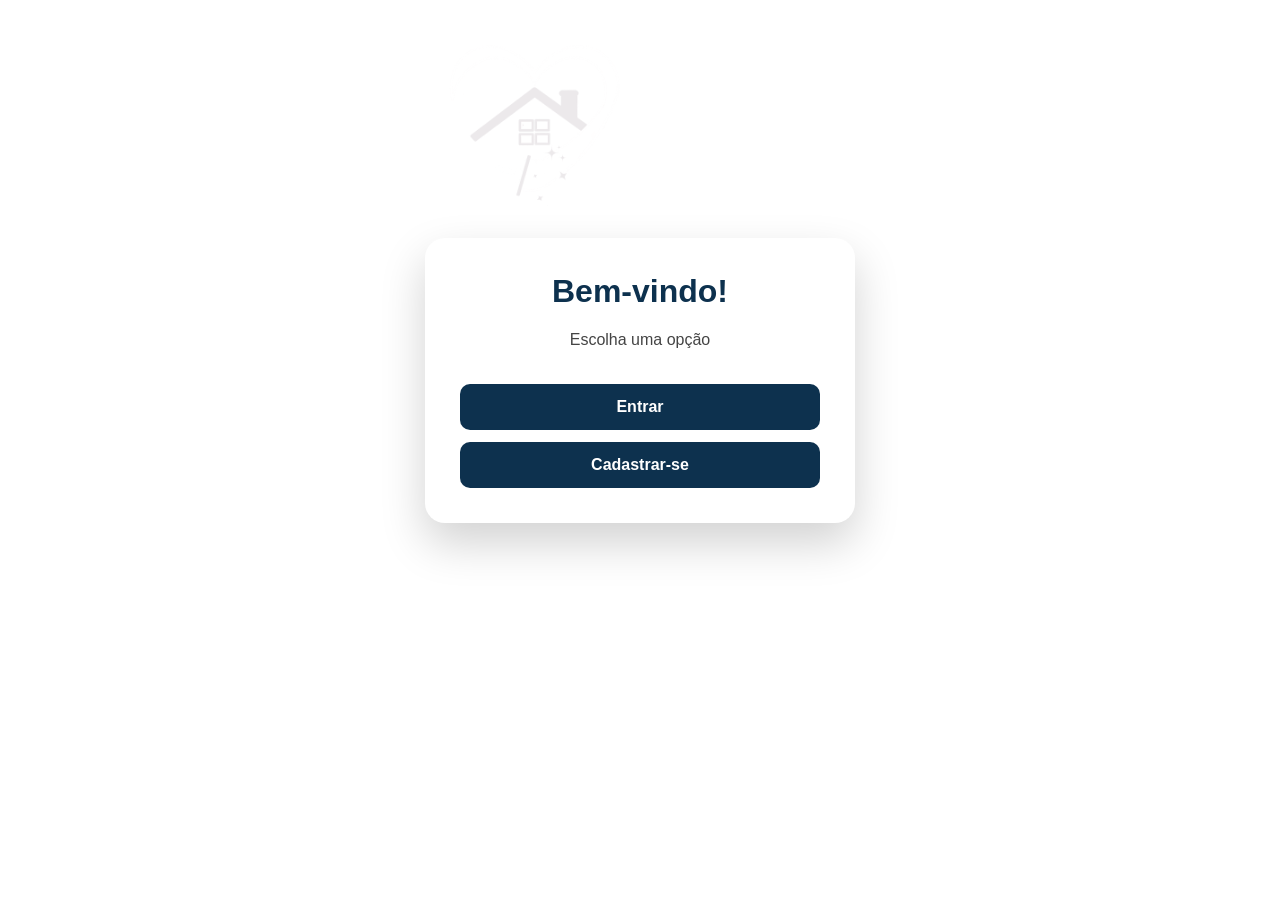
<file: Login/index.html>
<!DOCTYPE html>
<html lang="pt-BR">
<head>

    <meta charset="UTF-8">
    <meta name="viewport" content="width=device-width, initial-scale=1.0">

    <title>Rosi Neves Personal Cleaner</title>

    <link rel="stylesheet" href="style.css">
    <script src="main.js" defer></script>

</head>

<link rel="preconnect" href="https://fonts.googleapis.com">
<link rel="preconnect" href="https://fonts.gstatic.com" crossorigin>

<link href="https://fonts.googleapis.com/css2?family=Poppins:wght@300;400;500;600;700&display=swap" rel="stylesheet">

<body>

    <!-- CABEÇALHO -->
    <header class="banner">

        <img src="./FOTO/Logotipo transparente.png" alt="Rosi Neves Personal Cleaner">

    </header>
<br>
    <!-- CARD -->
    <div class="container">

        <!-- INÍCIO -->
        <div id="inicio">

            <h1>Bem-vindo!</h1>

            <p>Escolha uma opção</p>

            <button onclick="mostrarLogin()">
                Entrar
            </button>

            <button onclick="mostrarCadastro()">
                Cadastrar-se
            </button>

        </div>

        <!-- LOGIN -->
        <div id="login" class="oculto">

            <h2>Entrar</h2>

            <input
                type="email"
                id="loginEmail"
                placeholder="Digite seu e-mail">

            <input
                type="password"
                id="loginSenha"
                placeholder="Digite sua senha">

            <button onclick="login()">
                Entrar
            </button>

            <p>

                <a href="#" onclick="mostrarRecuperacao()">
                    Esqueceu sua senha?
                </a>

            </p>

            <button onclick="voltar()">
                Voltar
            </button>

        </div>

        <!-- CADASTRO -->
        <div id="cadastro" class="oculto">

            <h2>Cadastrar-se</h2>

            <input type="email" placeholder="E-mail">

            <input type="text" placeholder="CPF">

            <input type="text" placeholder="Número de celular">

            <input type="password" placeholder="Senha">

            <button>



        <!-- RECUPERAÇÃO -->
        <div id="recuperar" class="oculto">

            <h2>Recuperação de Senha</h2>

            <p>

                Digite seu e-mail para recuperar sua senha.

            </p>

            <input
                type="email"
                placeholder="Digite seu e-mail">

            <button>

                Enviar Link

            </button>

            <button onclick="mostrarLogin()">

                Voltar ao Login

            </button>

        </div>

        <!-- ÁREA DO USUÁRIO -->
        <div id="usuario" class="oculto">

            <h1>Bem-vindo!</h1>

            <p>

                Você entrou no sistema.

            </p>

            <button onclick="logout()">

                Logout

            </button>

        </div>

    </div>

</body>
</html>
</file>
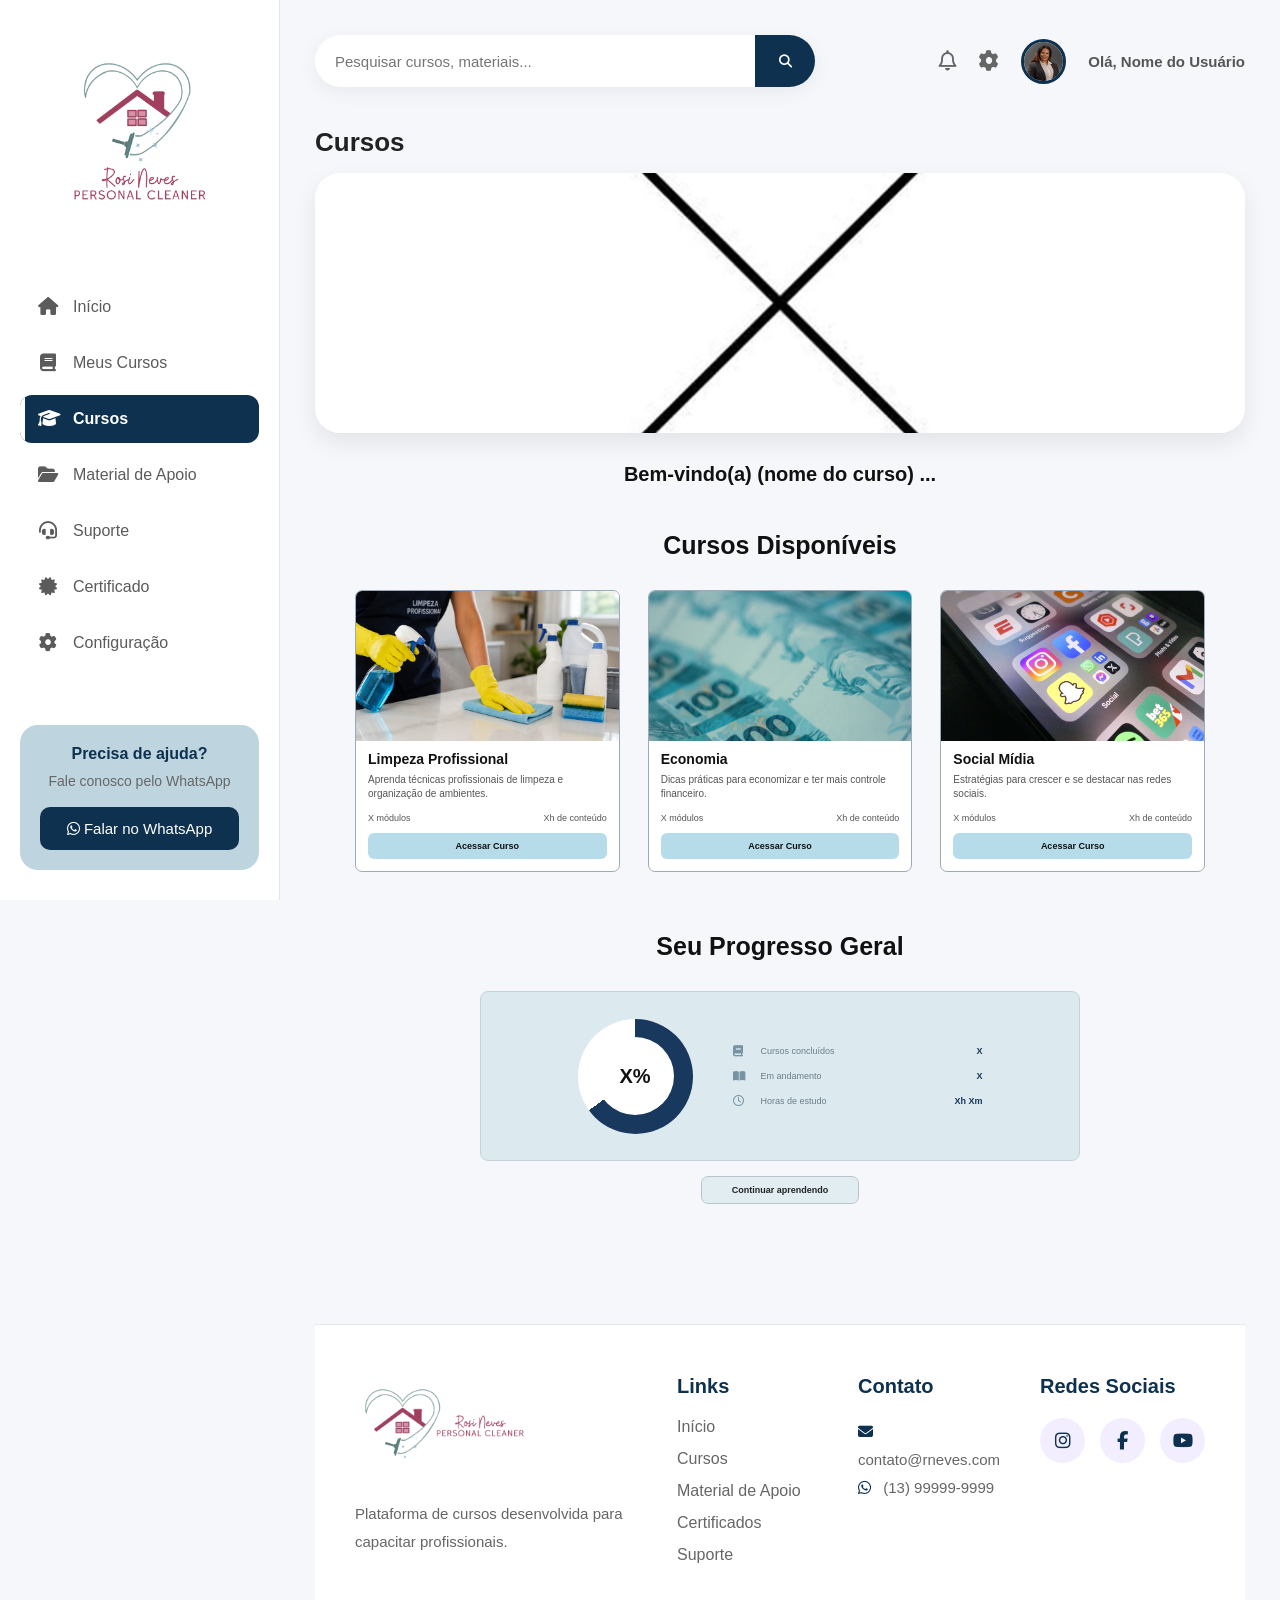
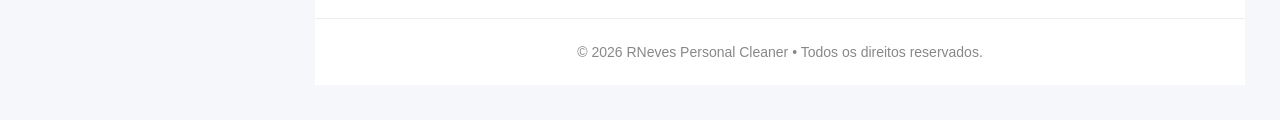
<file: curso.html>
<!DOCTYPE html>
<html lang="pt-BR">
<head>
    <meta charset="UTF-8">
    <meta name="viewport" content="width=device-width, initial-scale=1.0">
    <title>RNeves Personal Cleaner - Cursos</title>
    <link rel="stylesheet" href="./style.css">
    <link
        rel="stylesheet"
        href="https://cdnjs.cloudflare.com/ajax/libs/font-awesome/6.6.0/css/all.min.css">
</head>
<body>
    <!-- SIDEBAR -->
    <aside class="sidebar">
        <div>
            <div class="logo">
                <img
                    src="./FOTOS/Logo colorido (1).png" alt="Logo RNeves Personal Cleaner">
            </div>

            <!-- MENU -->
            <nav>
                <a href="paginainicial.html">
                    <i class="fa-solid fa-house"></i>
                    <span>Início</span>
                </a>

                <a href="meuscursos.html">
                    <i class="fa-solid fa-book"></i>
                    <span>Meus Cursos</span>
                </a>

                <a href="cursos.html" class="active">
                    <i class="fa-solid fa-graduation-cap"></i>
                    <span>Cursos</span>
                </a>

                <a href="matApoio.html">
                    <i class="fa-solid fa-folder-open"></i>
                    <span>Material de Apoio</span>
                </a>

                <a href="#">
                    <i class="fa-solid fa-headset"></i>
                    <span>Suporte</span>
                </a>

                <a href="./Centificado.html">
                    <i class="fa-solid fa-certificate"></i>
                    <span>Certificado</span>
                </a>

                <a href="#">
                    <i class="fa-solid fa-gear"></i>
                    <span>Configuração</span>
                </a>
            </nav>
        </div>


        <!-- SUPORTE -->
        <div class="support-card">
            <h4>Precisa de ajuda?</h4>
            <p>
                Fale conosco pelo WhatsApp
            </p>
            <button>
                <i class="fa-brands fa-whatsapp"></i>
                Falar no WhatsApp
            </button>
        </div>
    </aside>

    <main class="container">

        <!-- HEADER -->
        <header class="header">

            <!-- PESQUISA -->
            <div class="search">
                <input
                    type="text" placeholder="Pesquisar cursos, materiais...">
                <button>
                    <i class="fa-solid fa-magnifying-glass"></i>
                </button>
            </div>

            <!-- ÍCONES -->
            <div class="header-icons">

                <a href="notificacoes.html">
                    <i class="fa-regular fa-bell"></i>
                </a>

                <a href="configuracoes.html">
                    <i class="fa-solid fa-gear"></i>
                </a>

                <img
                    src="./FOTOS/Foto de perfil 1.2.jpg"Malt="Foto do usuário">
                <span>
                    Olá, Nome do Usuário
                </span>
            </div>
        </header>

        <!-- TÍTULO -->
        <section class="courses-header">
            <h1>Cursos</h1>
        </section>

        <!--  BANNER -->
        <section class="banner">
            <img src="./FOTOS/foto perfil.webp" alt="Banner">
        </section>

        <!--  MENSAGEM -->
        <section class="courses-welcome">
            <h2>
                Bem-vindo(a) (nome do curso) ...
            </h2>
        </section>

        <!--  CURSOS DISPONÍVEIS -->
        <section class="available-courses">
            <h2>
                Cursos Disponíveis
            </h2>
            <div class="available-course-list">

                <!--  CURSO 1  -->
                <article class="available-course-card">
                    <div class="available-course-image">
                        <img
                            src="./FOTOS/Curso LIMPP 1.2.png" alt="Curso de Limpeza Profissional">
                    </div>

                    <div class="available-course-content">
                        <h3>
                            Limpeza Profissional
                        </h3>
                        <p>
                            Aprenda técnicas profissionais de limpeza e organização de ambientes.
                        </p>
                        <div class="course-info">
                            <span>
                                X módulos
                            </span>

                            <span>
                                Xh de conteúdo
                            </span>
                        </div>

                        <button class="course-button">
                            Acessar Curso
                        </button>
                    </div>
                </article>

                <!--  CURSO 2 -->
                <article class="available-course-card">
                    <div class="available-course-image">
                        <img
                            src="./FOTOS/Curso ECO 2.jpg" alt="Curso de Economia">
                    </div>

                    <div class="available-course-content">
                        <h3>
                            Economia
                        </h3>
                        <p>
                            Dicas práticas para economizar e ter mais controle financeiro.
                        </p>

                        <div class="course-info">
                            <span>
                                X módulos
                            </span>

                            <span>
                                Xh de conteúdo
                            </span>
                        </div>

                        <button class="course-button">
                            Acessar Curso
                        </button>
                    </div>
                </article>

                <!--  CURSO 3  -->
                <article class="available-course-card">
                    <div class="available-course-image">
                        <img
                            src="./FOTOS/Curso SOCM 1.jpg" alt="Curso de Social Mídia">
                    </div>

                    <div class="available-course-content">
                        <h3>
                            Social Mídia
                        </h3>
                        <p>
                            Estratégias para crescer e se destacar nas redes sociais.
                        </p>
                        <div class="course-info">
                            <span>
                                X módulos
                            </span>

                            <span>
                                Xh de conteúdo
                            </span>
                        </div>

                        <button class="course-button">
                            Acessar Curso
                        </button>
                    </div>
                </article>
            </div>
        </section>

        <!--  PROGRESSO GERAL -->
        <section class="overall-progress">
            <h2>
                Seu Progresso Geral
            </h2>
            <div class="progress-container">

                <!-- GRÁFICO -->
                <div class="progress-circle">
                    <div class="progress-circle-inner">
                        <strong>
                            X%
                        </strong>
                    </div>
                </div>

                <!-- INFORMAÇÕES -->
                <div class="progress-info">
                    <div class="progress-item">
                        <i class="fa-solid fa-book"></i>
                        <span>
                            Cursos concluídos
                        </span>

                        <strong>
                            X
                        </strong>
                    </div>

                    <div class="progress-item">
                        <i class="fa-solid fa-book-open"></i>
                        <span>
                            Em andamento
                        </span>

                        <strong>
                            X
                        </strong>
                    </div>

                    <div class="progress-item">
                        <i class="fa-regular fa-clock"></i>
                        <span>
                            Horas de estudo
                        </span>
                        <strong>
                            Xh Xm
                        </strong>
                    </div>
                </div>
            </div>

            <!-- BOTÃO -->
            <button class="continue-learning">
                Continuar aprendendo
            </button>
        </section>

        <!-- FOOTER -->
        <footer class="footer">
            <div class="footer-container">
                <div class="footer-column">
                    <img
                        src="./FOTOS/Logo colorido (2).png" alt="Logo RNeves" class="footer-logo">
                    <p>
                        Plataforma de cursos desenvolvida para capacitar profissionais.
                    </p>
                </div>

                <div class="footer-column">
                    <h3>
                        Links
                    </h3>
                    <ul>
                        <li>
                            <a href="./paginainicial.html">
                                Início
                            </a>
                        </li>

                        <li>
                            <a href="cursos.html">
                                Cursos
                            </a>
                        </li>

                        <li>
                            <a href="./matApoio.html">
                                Material de Apoio
                            </a>
                        </li>

                        <li>
                            <a href="./Centificado.html">
                                Certificados
                            </a>
                        </li>

                        <li>
                            <a href="#">
                                Suporte
                            </a>
                        </li>
                    </ul>
                </div>

                <div class="footer-column">
                    <h3>
                        Contato
                    </h3>
                    <p>

                        <i class="fa-solid fa-envelope"></i>
                        contato@rneves.com
                    </p>

                    <p>
                        <i class="fa-brands fa-whatsapp"></i>
                        (13) 99999-9999
                    </p>
                </div>

                <div class="footer-column">
                    <h3>
                        Redes Sociais
                    </h3>

                    <div class="social-icons">
                        <a href="https://www.instagram.com/rneves_clean/">
                            <i class="fa-brands fa-instagram"></i>
                        </a>

                        <a href="#">
                            <i class="fa-brands fa-facebook-f"></i>
                        </a>

                        <a href="#">
                            <i class="fa-brands fa-youtube"></i>
                        </a>
                    </div>
                </div>
            </div>

            <div class="footer-bottom">
                © 2026 RNeves Personal Cleaner • Todos os direitos reservados.
            </div>
        </footer>
    </main>
</body>
</html>
</file>
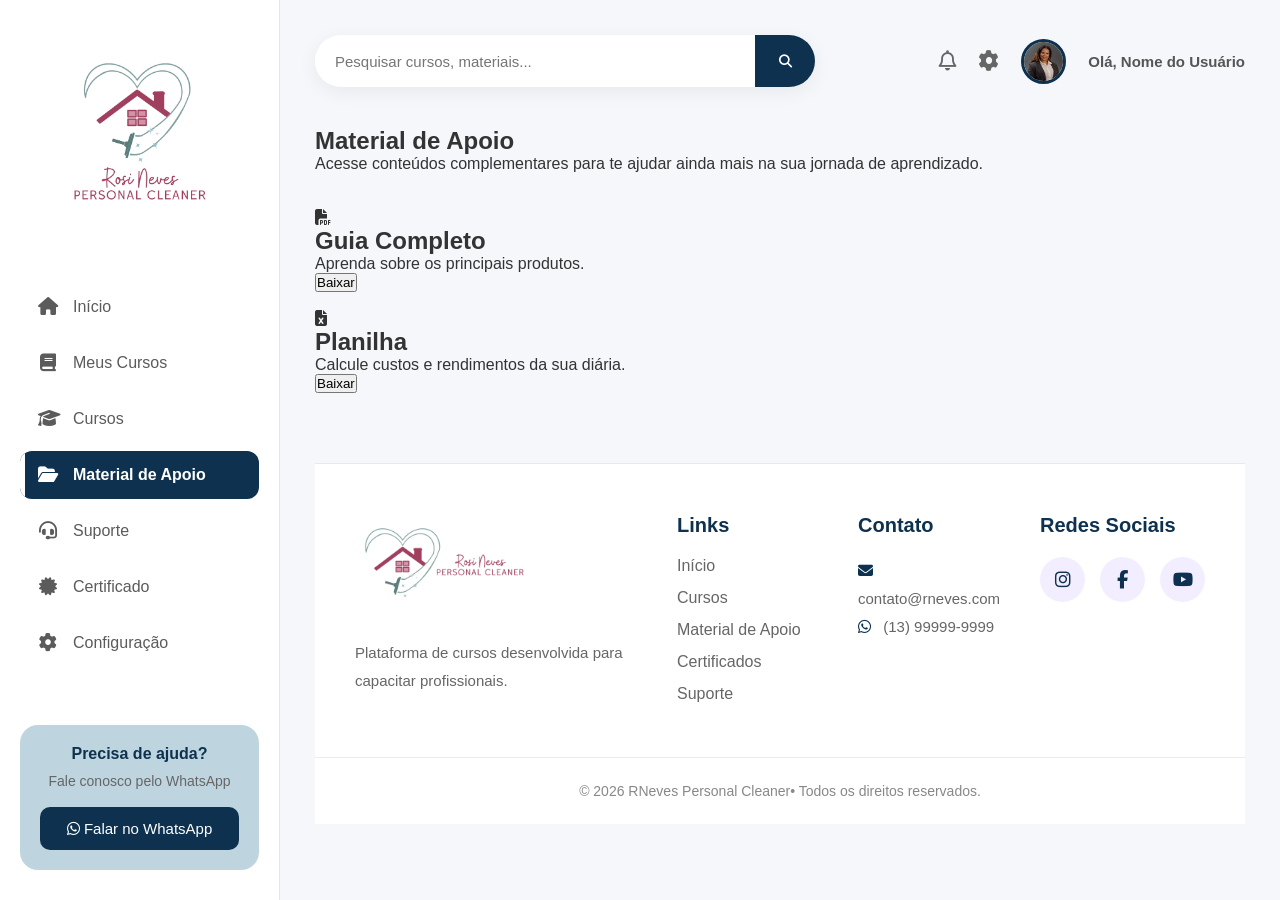
<file: matApoio.html>
<!DOCTYPE html>
<html lang="pt-BR">
<head>
    <meta charset="UTF-8">
    <meta name="viewport" content="width=device-width, initial-scale=1.0">
    <title>RNeves Personal Cleaner - Cursos</title>
    <link rel="stylesheet" href="./style.css">
    <link rel="stylesheet" href="https://cdnjs.cloudflare.com/ajax/libs/font-awesome/6.6.0/css/all.min.css">
</head>
<body>
    <!-- SIDEBAR -->
    <aside class="sidebar">
        <div>

            <!-- LOGO -->
            <div class="logo">
                <img src="./FOTOS/Logo colorido (1).png" alt="Logo RNeves Personal Cleaner">
            </div>

            <!-- MENU -->
            <nav>
                <a href="paginainicial.html">
                    <i class="fa-solid fa-house"></i>
                    <span>Início</span>
                </a>

                <a href="meuscursos.html">
                    <i class="fa-solid fa-book"></i>
                    <span>Meus Cursos</span>
                </a>

                <a href="cursos.html" >
                    <i class="fa-solid fa-graduation-cap"></i>
                    <span>Cursos</span>
                </a>

                <a href="#" class="active"> 
                    <i class="fa-solid fa-folder-open" ></i>
                    <span>Material de Apoio</span>
                </a>

                <a href="#">
                    <i class="fa-solid fa-headset"></i>
                    <span>Suporte</span>
                </a>

                <a href="certificado.html">
                    <i class="fa-solid fa-certificate"></i>
                    <span>Certificado</span>
                </a>

                <a href="#">
                    <i class="fa-solid fa-gear"></i>
                    <span>Configuração</span>
                </a>
            </nav>
        </div>

        <!-- SUPORTE -->
        <div class="support-card">
            <h4>Precisa de ajuda?</h4>
            <p>
                Fale conosco pelo WhatsApp
            </p>
            <button>
                <i class="fa-brands fa-whatsapp"></i>
                Falar no WhatsApp
            </button>
        </div>
    </aside>

    <!--CONTEÚDO PRINCIPAL -->
    <main class="container">

        <!-- HEADER -->
        <header class="header">

            <!-- PESQUISA -->
            <div class="search">
                <input type="text" placeholder="Pesquisar cursos, materiais...">
                <button>
                    <i class="fa-solid fa-magnifying-glass"></i>
                </button>
            </div>

            <!-- ÍCONES -->
            <div class="header-icons">
                <i class="fa-regular fa-bell"></i>
                <i class="fa-solid fa-gear"></i>

                <img
                    src="./FOTOS/Foto de perfil 1.2.jpg" alt="Foto do usuário">
                <span>
                    Olá, Nome do Usuário
                </span>
            </div>
        </header>

    <!-- MATERIAL DE APOIO -->
        <section class="material-header">
            <h1>Material de Apoio</h1>
            <p>Acesse conteúdos complementares para te ajudar ainda mais na sua jornada de aprendizado.</p>
        </section>

<br><br>

    <section class="materials-container">

    <!-- MATERIAL 1 -->
    <div class="material-card">
        <div class="material-icon pdf">
            <i class="fa-solid fa-file-pdf"></i>
        </div>

        <div class="material-content">
            <h2>Guia Completo</h2>
            <p>
                Aprenda sobre os principais produtos.
            </p>
            <button class="download-btn">
                Baixar
            </button>
        </div>
    </div>

<br>

    <!-- MATERIAL 2 -->
    <div class="material-card">
        <div class="material-icon excel">
            <i class="fa-solid fa-file-excel"></i>
        </div>

        <div class="material-content">
            <h2>Planilha</h2>
            <p>
                Calcule custos e rendimentos da sua diária.
            </p>
            <button class="download-btn">
                Baixar
            </button>
        </div>
    </div>

    </section>

    <!-- FOOTER -->
        <footer class="footer">
            <div class="footer-container">

                <!-- LOGO -->
                <div class="footer-column">
                    <img
                        src="./FOTOS/Logo colorido (2).png" alt="Logo RNeves" class="footer-logo">
                    <p>
                        Plataforma de cursos desenvolvida para capacitar profissionais.
                    </p>
                </div>

                <!-- LINKS -->
                <div class="footer-column">
                    <h3>
                        Links
                    </h3>
                    <ul>
                        <li>
                            <a href="index.html">
                                Início
                            </a>
                        </li>

                        <li>
                            <a href="cursos.html">
                                Cursos
                            </a>
                        </li>

                        <li>
                            <a href="#">
                                Material de Apoio
                            </a>
                        </li>

                        <li>
                            <a href="#">
                                Certificados
                            </a>
                        </li>

                        <li>
                            <a href="#">
                                Suporte
                            </a>
                        </li>
                    </ul>
                </div>

                <!-- CONTATO -->
                <div class="footer-column">
                    <h3>
                        Contato
                    </h3>
                    <p>
                        <i class="fa-solid fa-envelope"></i>
                        contato@rneves.com
                    </p>

                    <p>
                        <i class="fa-brands fa-whatsapp"></i>
                        (13) 99999-9999
                    </p>
                </div>

                <!-- REDES SOCIAIS -->
                <div class="footer-column">
                    <h3>
                        Redes Sociais
                    </h3>
                    <div class="social-icons">
                        <a href="#">
                            <i class="fa-brands fa-instagram"></i>
                        </a>

                        <a href="#">
                            <i class="fa-brands fa-facebook-f"></i>
                        </a>

                        <a href="#">
                            <i class="fa-brands fa-youtube"></i>
                        </a>
                    </div>
                </div>
            </div>

            <!-- COPYRIGHT -->
            <div class="footer-bottom">
                © 2026 RNeves Personal Cleaner• Todos os direitos reservados.
            </div>
        </footer>
    </main>
</body>
</html>
</file>
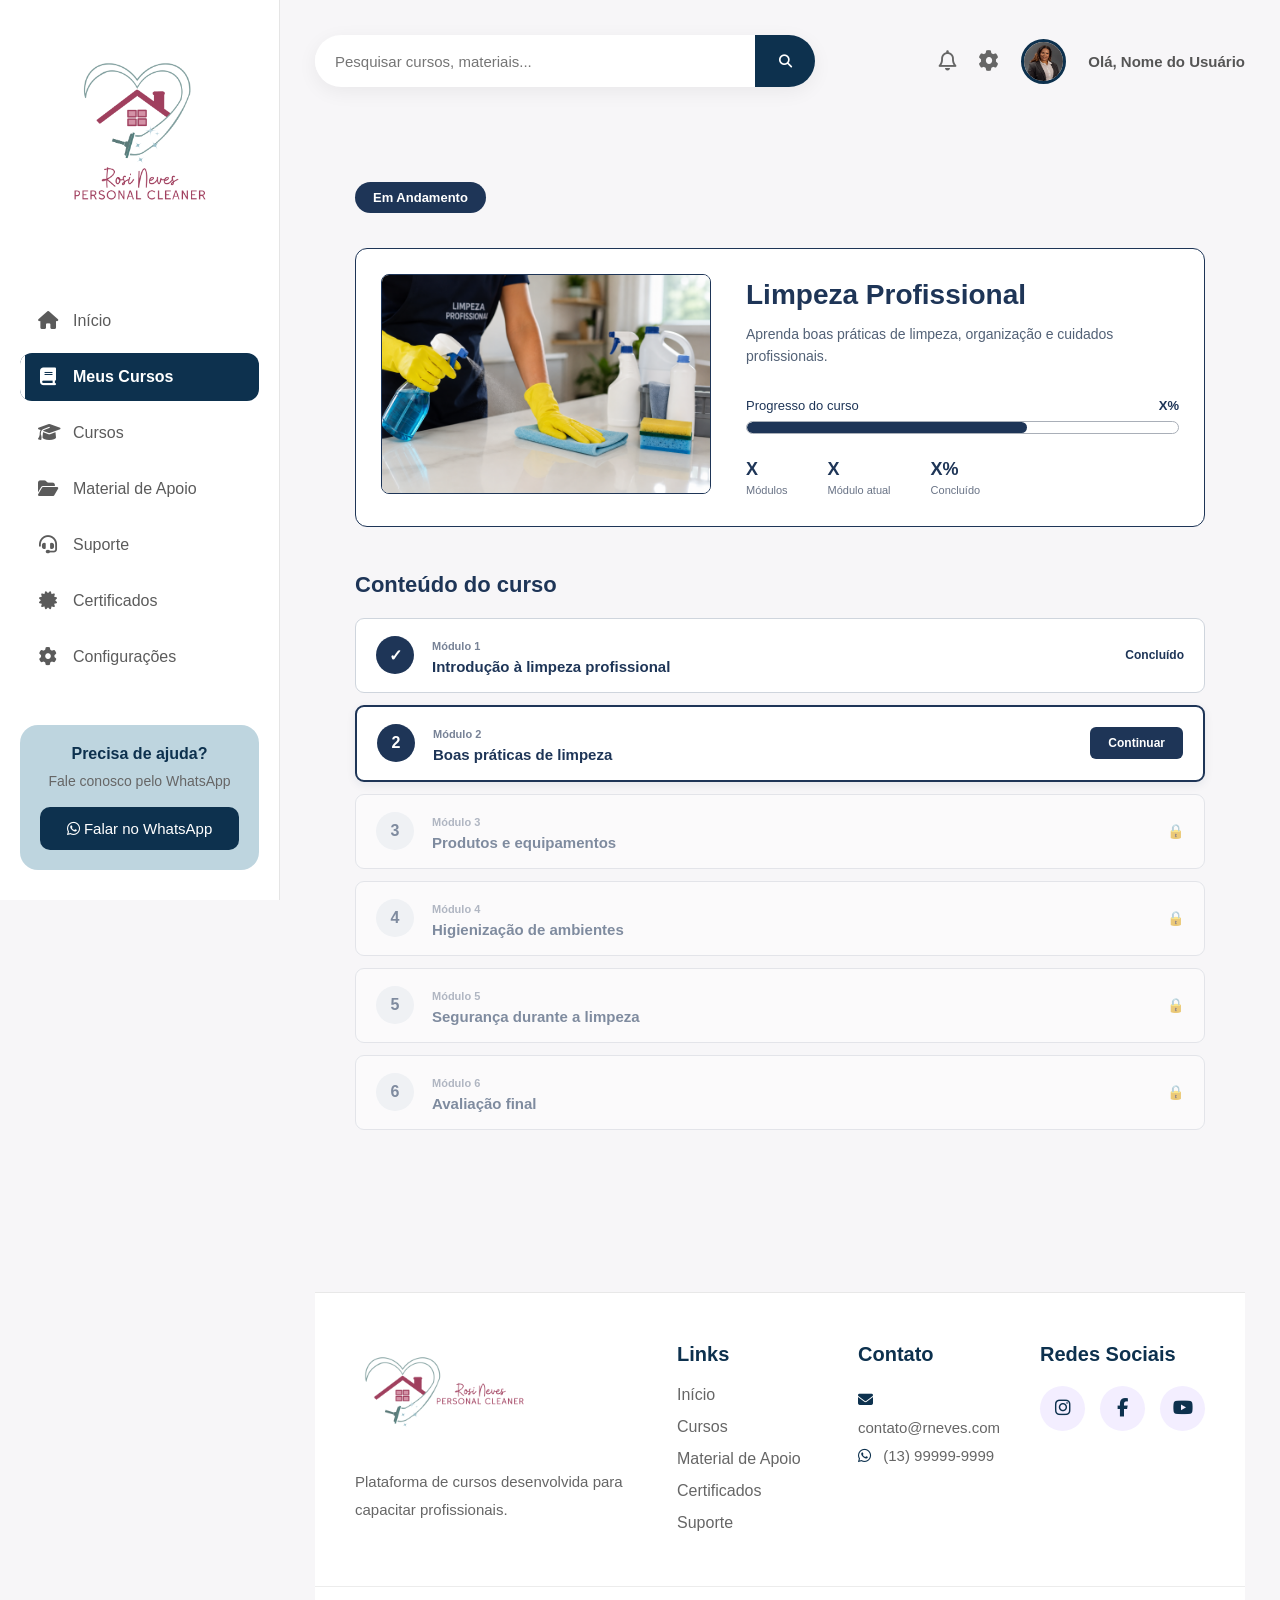
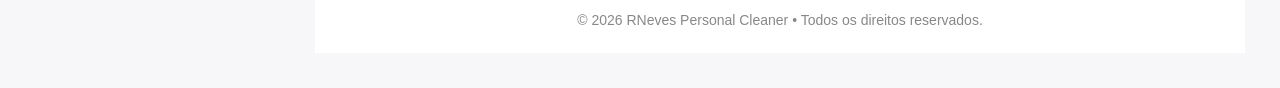
<file: meuscursos.html>
<!DOCTYPE html>
<html lang="pt-BR">
<head>
    <meta charset="UTF-8">
    <meta name="viewport" content="width=device-width, initial-scale=1.0">
    <title>Limpeza Profissional</title>
    <link rel="stylesheet" href="style3.css">
    <link rel="stylesheet" href="https://cdnjs.cloudflare.com/ajax/libs/font-awesome/6.6.0/css/all.min.css"> 
</head>
<body>
     <!-- SIDEBAR -->
    <aside class="sidebar">
        <div class="logo">
            <img src="./FOTOS/Logo colorido (1).png" alt="Logo">
        </div>
        <nav>
            <a href="paginainicial.html">
                <i class="fa-solid fa-house"></i>
                Início
            </a>

            <a href="meuscursos.html"  class="active">
                <i class="fa-solid fa-book"></i>
                Meus Cursos
            </a>

            <a href="curso.html">
                <i class="fa-solid fa-graduation-cap"></i>
                Cursos
            </a>

            <a href="matApoio.html">
                <i class="fa-solid fa-folder-open"></i>
                Material de Apoio
            </a>

            <a href="#">
                <i class="fa-solid fa-headset"></i>
                Suporte
            </a>

            <a href="./Centificado.html">
                <i class="fa-solid fa-certificate"></i>
                Certificados
            </a>

            <a href="#">
                <i class="fa-solid fa-gear"></i>
                Configurações
            </a>
        </nav>

        <div class="support-card">
            <h4>Precisa de ajuda?</h4>
            <p>Fale conosco pelo WhatsApp</p>
            <button>
                <i class="fa-brands fa-whatsapp"></i>
                Falar no WhatsApp
            </button>
        </div>
    </aside>

    <!-- CONTEÚDO -->
    <main class="container">

        <!-- HEADER -->
        <header class="header">
            <div class="search">
                <input type="text" placeholder="Pesquisar cursos, materiais...">

                <button>
                    <i class="fa-solid fa-magnifying-glass"></i>
                </button>
            </div>

            <div class="header-icons">
                <i class="fa-regular fa-bell"></i>
                <i class="fa-solid fa-gear"></i>
                <img src="./FOTOS/Foto de perfil 1.2.jpg" alt="Usuário">
                <span>Olá, Nome do Usuário</span>
            </div>
        </header>

    <main class="pagina">

        <!-- CABEÇALHO -->
        <header class="cabecalho">  
            <span class="status">
                Em Andamento
            </span>
        </header>


        <!-- INFORMAÇÕES DO CURSO -->
        <section class="curso">
            <div class="curso-imagem">
                <img src="./FOTOS/Curso LIMPP 1.2.png" alt="Curso de Limpeza Profissional"> 
            </div>

            <div class="curso-info">
                <h1>Limpeza Profissional</h1>
                <p class="descricao">
                    Aprenda boas práticas de limpeza,
                    organização e cuidados profissionais.
                </p>

                <div class="progresso-info">
                    <div class="progresso-texto">
                        <span>Progresso do curso</span>
                        <strong>X%</strong>
                    </div>

                    <div class="barra">
                        <div class="barra-preenchida"></div>
                    </div>
                </div>


                <div class="curso-dados">
                    <div>
                        <strong>X</strong>
                        <span>Módulos</span>
                    </div>

                    <div>
                        <strong>X</strong>
                        <span>Módulo atual</span>
                    </div>

                    <div>
                        <strong>X%</strong>
                        <span>Concluído</span>
                    </div>
                </div>
            </div>
        </section>

        <!-- MÓDULOS -->
        <section class="modulos">
            <h2>Conteúdo do curso</h2>

            <!-- MÓDULO 1 -->
            <div class="modulo concluido">
                <div class="numero">
                    ✓
                </div>

                <div class="modulo-info">
                    <span>Módulo 1</span>
                    <h3>Introdução à limpeza profissional</h3>
                </div>

                <span class="estado">
                    Concluído
                </span>
            </div>

            <!-- MÓDULO 2 -->
            <div class="modulo atual">
                <div class="numero">
                    2
                </div>

                <div class="modulo-info">
                    <span>Módulo 2</span>
                    <h3>Boas práticas de limpeza</h3>
                </div>

                <button>
                    Continuar
                </button>
            </div>

            <!-- MÓDULO 3 -->
            <div class="modulo bloqueado">
                <div class="numero">
                    3
                </div>

                <div class="modulo-info">
                    <span>Módulo 3</span>
                    <h3>Produtos e equipamentos</h3>
                </div>

                <span class="cadeado">
                    🔒
                </span>
            </div>

            <!-- MÓDULO 4 -->
            <div class="modulo bloqueado">
                <div class="numero">
                    4
                </div>

                <div class="modulo-info">
                    <span>Módulo 4</span>
                    <h3>Higienização de ambientes</h3>
                </div>

                <span class="cadeado">
                    🔒
                </span>
            </div>

            <!-- MÓDULO 5 -->
            <div class="modulo bloqueado">
                <div class="numero">
                    5
                </div>

                <div class="modulo-info">
                    <span>Módulo 5</span>
                    <h3>Segurança durante a limpeza</h3>
                </div>

                <span class="cadeado">
                    🔒
                </span>
            </div>

            <!-- MÓDULO 6 -->
            <div class="modulo bloqueado">
                <div class="numero">
                    6
                </div>

                <div class="modulo-info">
                    <span>Módulo 6</span>
                    <h3>Avaliação final</h3>
                </div>

                <span class="cadeado">
                    🔒
                </span>
            </div>
        </section>

    </main>
       <!--  FOOTER -->
    <footer class="footer">
            <div class="footer-container">

                <!-- LOGO -->
                <div class="footer-column">
                    <img src="./FOTOS/Logo colorido (2).png" alt="Logo RNeves" class="footer-logo">

                    <p>
                        Plataforma de cursos desenvolvida
                        para capacitar profissionais.
                    </p>
                </div>

                <!-- LINKS -->
                <div class="footer-column">
                    <h3>
                        Links
                    </h3>
                    <ul>
                        <li>
                            <a href="./paginainicial.html">
                                Início
                            </a>
                        </li>

                        <li>
                            <a href="cursos.html">
                                Cursos
                            </a>
                        </li>

                        <li>
                            <a href="./matApoio.html">
                                Material de Apoio
                            </a>
                        </li>

                        <li>
                            <a href="./Centificado.html">
                                Certificados
                            </a>
                        </li>

                        <li>
                            <a href="#">
                                Suporte
                            </a>
                        </li>
                    </ul>
                </div>

                <!-- CONTATO -->
                <div class="footer-column">
                    <h3>
                        Contato
                    </h3>
                    <p>
                        <i class="fa-solid fa-envelope"></i>
                        contato@rneves.com
                    </p>

                    <p>
                        <i class="fa-brands fa-whatsapp"></i>
                        (13) 99999-9999
                    </p>
                </div>

                <!-- REDES SOCIAIS -->
                <div class="footer-column">
                    <h3>
                        Redes Sociais
                    </h3>
                    <div class="social-icons">
                        <a href="https://www.instagram.com/rneves_clean/">
                            <i class="fa-brands fa-instagram"></i>
                        </a>

                        <a href="#">
                            <i class="fa-brands fa-facebook-f"></i>
                        </a>

                        <a href="#">
                            <i class="fa-brands fa-youtube"></i>
                        </a>
                    </div>
                </div>
            </div>

            <!-- COPYRIGHT -->
            <div class="footer-bottom">
             © 2026 RNeves Personal Cleaner • Todos os direitos reservados.
            </div>
        </footer>
</body>
</html>
</file>
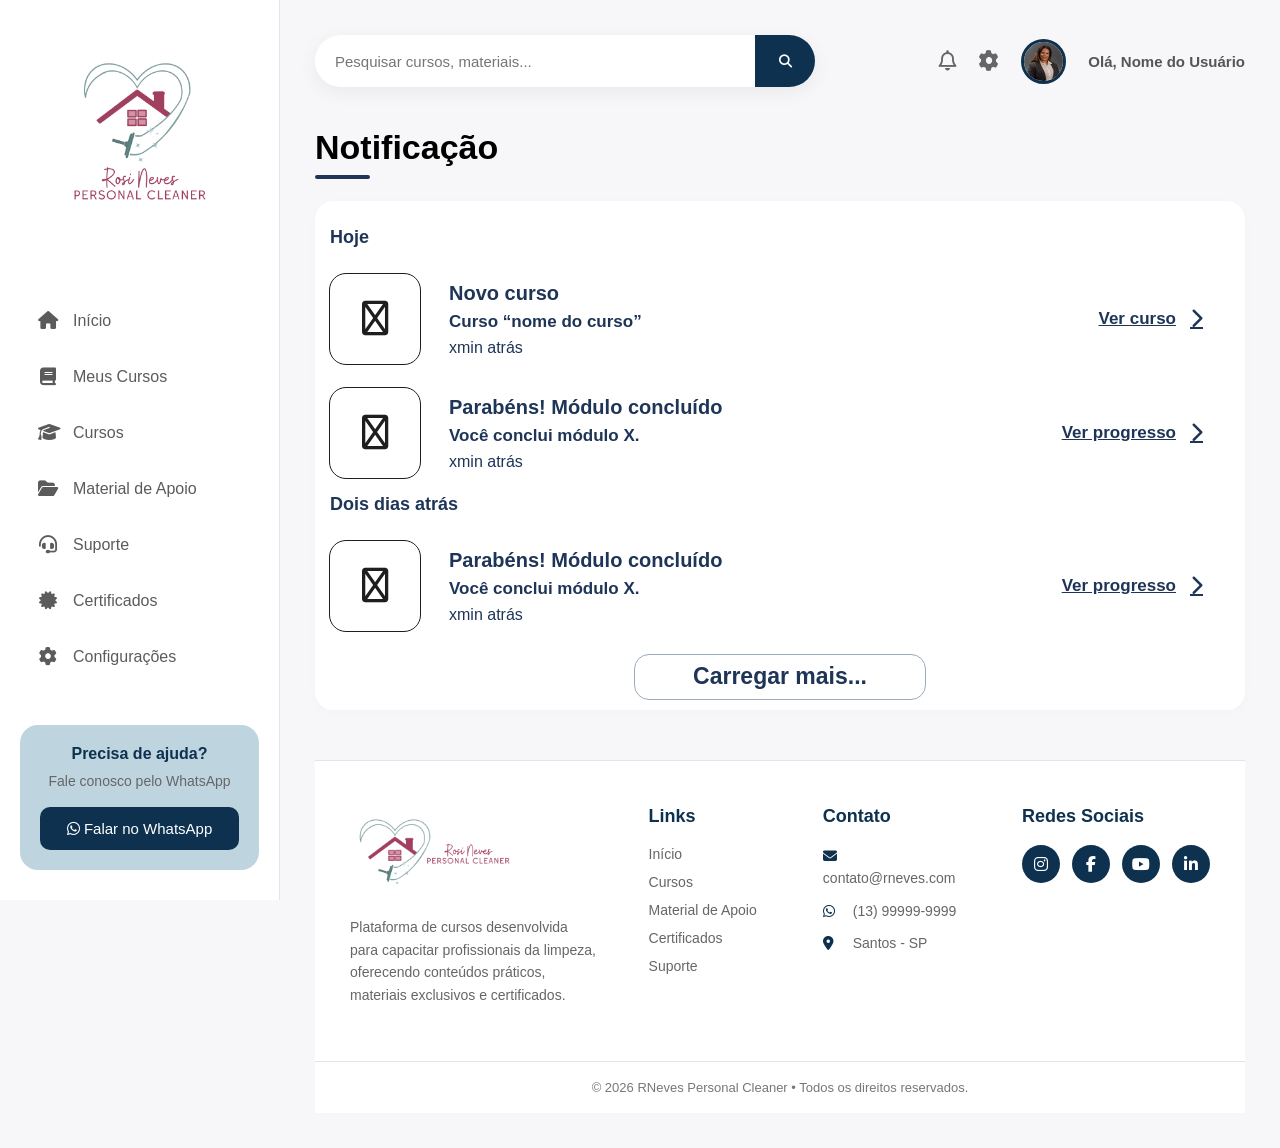
<file: Notificaçao.html>
<!DOCTYPE html>
<html lang="pt-BR">
<head>
    <meta charset="UTF-8">
    <meta
        name="viewport"content="width=device-width, initial-scale=1.0">
    <title>RNeves Personal Cleaner - Nome da Pagina</title>
    <link
        rel="stylesheet" href="./Notificaçao.css">
    <link
        rel="stylesheet" href="https://cdnjs.cloudflare.com/ajax/libs/font-awesome/6.6.0/css/all.min.css" >
</head>
<body>


    <!-- SIDEBAR -->
    <aside class="sidebar">

        <!-- LOGO -->
        <div class="logo">
            <img
                src="./FOTOS/Logo colorido (1).png" alt="Logo">
        </div>

        <!-- MENU -->
        <nav>
            <a href="paginainicial.html">
                <i class="fa-solid fa-house"></i>
                Início
            </a>

            <a href="meuscursos.html">
                <i class="fa-solid fa-book"></i>
                Meus Cursos
            </a>

            <a href="curso.html">
                <i class="fa-solid fa-graduation-cap"></i>
                Cursos
            </a>

            <a href="#">
                <i class="fa-solid fa-folder-open"></i>
                Material de Apoio
            </a>

            <a href="#">
                <i class="fa-solid fa-headset"></i>
                Suporte
            </a>

            <a href="./Centificado.html">
                <i class="fa-solid fa-certificate"></i>
                Certificados
            </a>

            <a href="#">
                <i class="fa-solid fa-gear"></i>
                Configurações
            </a>
        </nav>

        <!-- SUPORTE -->
        <div class="support-card">
            <h4>
                Precisa de ajuda?
            </h4>
            <p>
                Fale conosco pelo WhatsApp
            </p>
            <button>
                <i class="fa-brands fa-whatsapp"></i>
                Falar no WhatsApp
            </button>
        </div>
    </aside>



    <!-- CONTEÚDO PRINCIPAL-->
    <main class="container">

        <!-- HEADER -->
        <header class="header">

            <!-- PESQUISA -->
            <div class="search">
                <input
                    type="text"placeholder="Pesquisar cursos, materiais...">
                <button>
                    <i class="fa-solid fa-magnifying-glass"></i>
                </button>
            </div>

            <!-- ÍCONES DO HEADER -->
            <div class="header-icons">
                <a href="notificacoes.html"> 
                    <i class="fa-regular fa-bell" ></i>
                </a>
                <a href="configuracoes.html">
                    <i class="fa-solid fa-gear"></i>
                </a>
                <img
                    src="./FOTOS/Foto de perfil 1.2.jpg" alt="Usuário">
                <span>
                    Olá, Nome do Usuário
                </span>
            </div>
        </header>

<!-- NOTIFICAÇÕES -->
<section class="notifications-page">

    <!-- TÍTULO -->
    <div class="notifications-heading">
        <h1>
            Notificação
        </h1>
        <div class="notifications-heading-line"></div>
    </div>

    <!-- LISTA DE NOTIFICAÇÕES -->
    <div class="notifications-box">
        <div class="notification-group">
            <h2 class="notification-date">
                Hoje
            </h2>

            <article class="notification-item">
                <div class="notification-icon">
                    <i class="fa-solid fa-book-open"></i>
                </div>
                <div class="notification-content">
                    <h3>
                        Novo curso
                    </h3>
                    <p>
                        Curso “nome do curso”
                    </p>
                    <span>
                        xmin atrás
                    </span>
                </div>

                <a href="#" class="notification-link">
                    <span>
                        Ver curso
                    </span>
                    <i class="fa-solid fa-chevron-right"></i>
                </a>
            </article>

            <article class="notification-item">
                <div class="notification-icon">
                    <i class="fa-solid fa-graduation-cap"></i>
                </div>
                <div class="notification-content">
                    <h3>
                        Parabéns! Módulo concluído
                    </h3>
                    <p>
                        Você conclui módulo X.
                    </p>
                    <span>
                        xmin atrás
                    </span>
                </div>
                <a href="#" class="notification-link">
                    <span>
                        Ver progresso
                    </span>
                    <i class="fa-solid fa-chevron-right"></i>
                </a>
            </article>
        </div>

        <div class="notification-group">
            <h2 class="notification-date">
                Dois dias atrás
            </h2>

            <article class="notification-item">
                <div class="notification-icon">
                    <i class="fa-solid fa-graduation-cap"></i>
                </div>
                <div class="notification-content">
                    <h3>
                        Parabéns! Módulo concluído
                    </h3>
                    <p>
                        Você conclui módulo X.
                    </p>
                    <span>
                        xmin atrás
                    </span>
                </div>
                <a href="#" class="notification-link">
                    <span>
                        Ver progresso
                    </span>
                    <i class="fa-solid fa-chevron-right"></i>
                </a>
            </article>
        </div>

        <div class="notifications-load-more">
            <button type="button">
                Carregar mais...
            </button>
        </div>
    </div>
</section>

    <!-- FOOTER-->
        <footer class="footer">
            <div class="footer-container">
                <div class="footer-column">
                    <img
                        src="./FOTOS/Logo colorido (2).png" alt="Logo RNeves" class="footer-logo">
                    <p>
                        Plataforma de cursos desenvolvida para capacitar profissionais da limpeza, oferecendo conteúdos práticos, materiais exclusivos e certificados.
                    </p>
                </div>

                <div class="footer-column">
                    <h3>
                        Links
                    </h3>
                    <ul>
                        <li>
                            <a href="./paginainicial.html">
                                Início
                            </a>
                        </li>

                        <li>
                            <a href="./curso.html">
                                Cursos
                            </a>
                        </li>

                        <li>
                            <a href="./matApoio.html">
                                Material de Apoio
                            </a>
                        </li>

                        <li>
                            <a href="./Centificado.html">
                                Certificados
                            </a>
                        </li>

                        <li>
                            <a href="#">
                                Suporte
                            </a>
                        </li>
                    </ul>
                </div>

                <div class="footer-column">
                    <h3>
                        Contato
                    </h3>

                    <p>
                        <i class="fa-solid fa-envelope"></i>
                        contato@rneves.com
                    </p>

                    <p>
                        <i class="fa-brands fa-whatsapp"></i>
                        (13) 99999-9999
                    </p>

                    <p>
                        <i class="fa-solid fa-location-dot"></i>
                        Santos - SP
                    </p>
                </div>

                <div class="footer-column">
                    <h3>
                        Redes Sociais
                    </h3>

                    <div class="social-icons">
                        <a href="https://www.instagram.com/rneves_clean/">
                            <i class="fa-brands fa-instagram"></i>
                        </a>

                        <a href="#">
                            <i class="fa-brands fa-facebook-f"></i>
                        </a>

                        <a href="#">
                            <i class="fa-brands fa-youtube"></i>
                        </a>

                        <a href="#">
                            <i class="fa-brands fa-linkedin-in"></i>
                        </a>
                    </div>
                </div>
            </div>

            <div class="footer-bottom">
                © 2026 RNeves Personal Cleaner • Todos os direitos reservados.
            </div>
        </footer>
    </main>
</body>
</html>
</file>
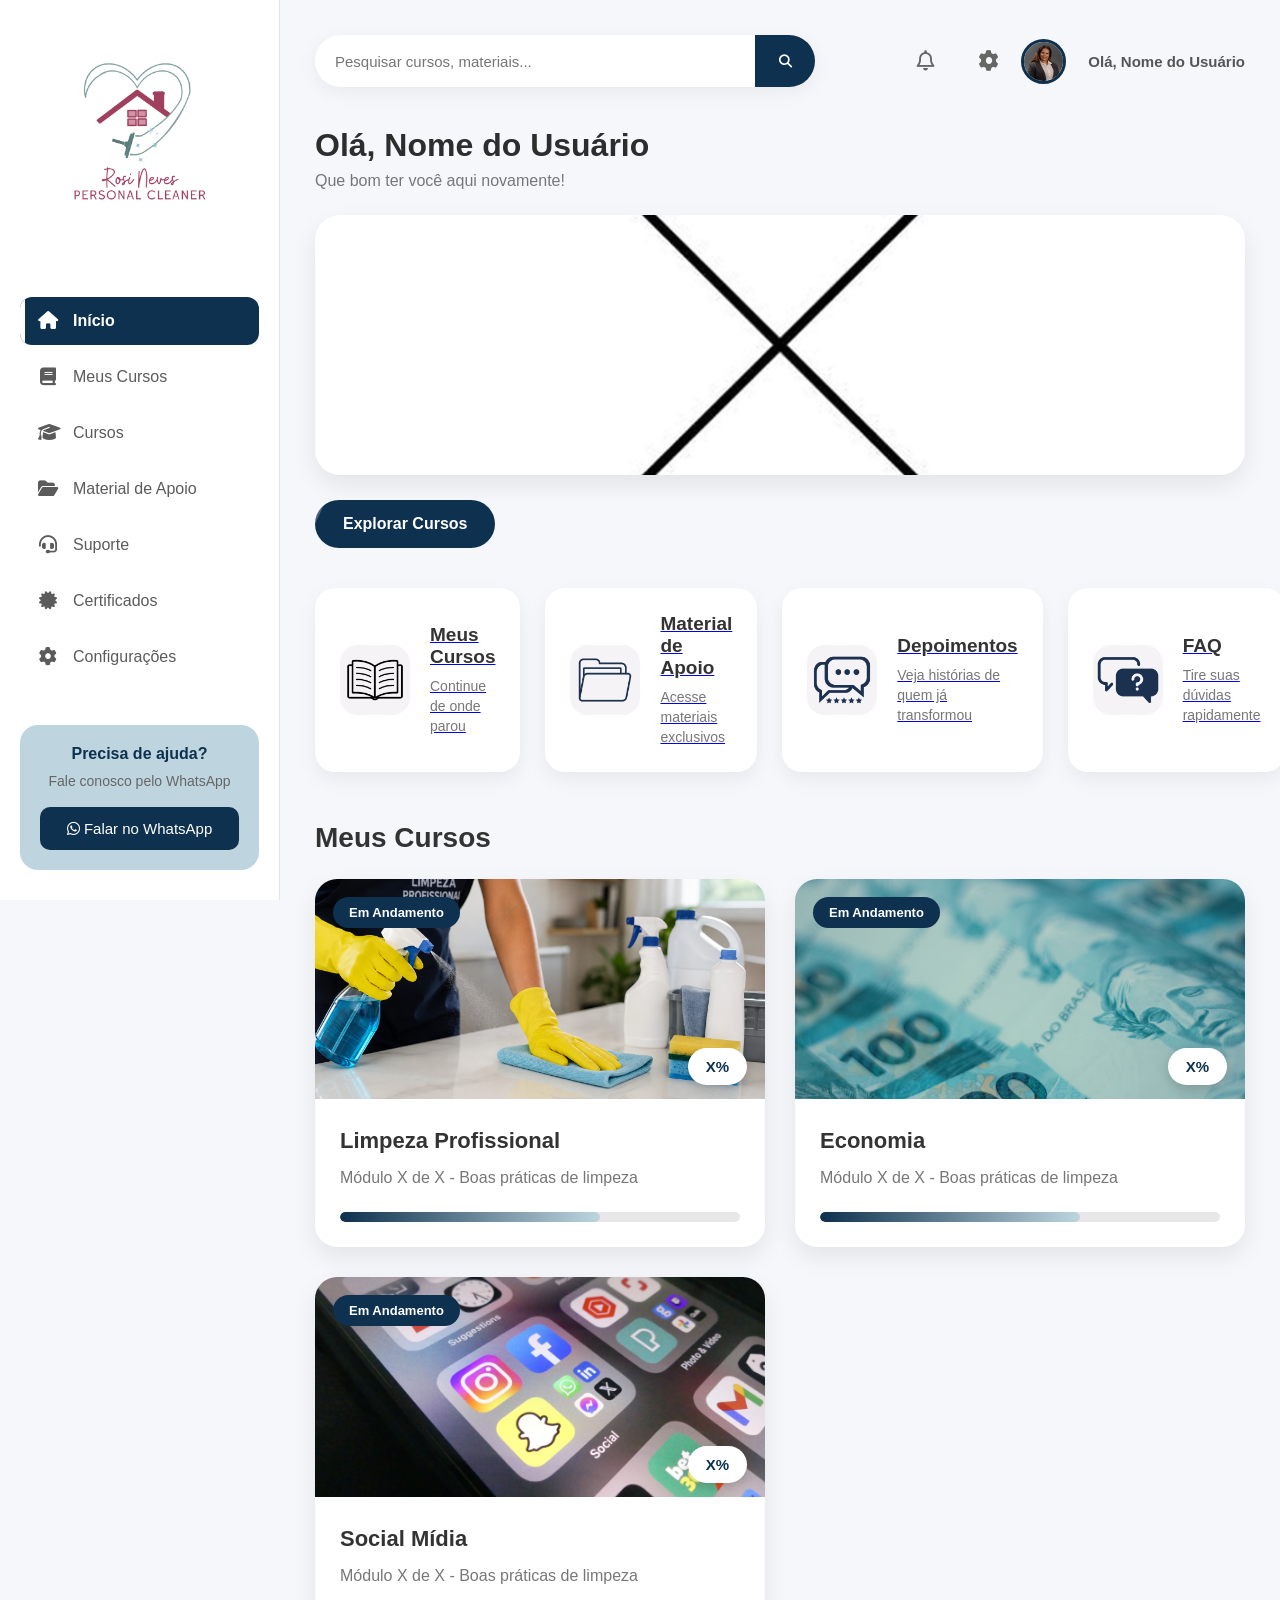
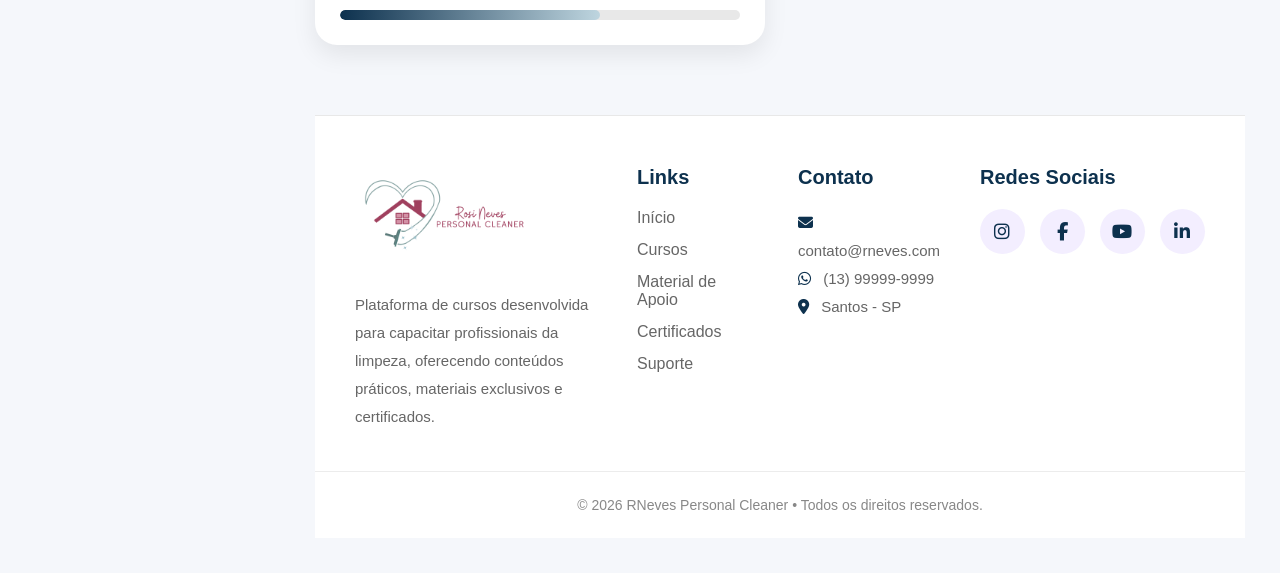
<file: paginainicial.html>
<!DOCTYPE html>
<html lang="pt-BR">
<head>
    <meta charset="UTF-8">
    <meta name="viewport" content="width=device-width, initial-scale=1.0">
    <title>RNeves Personal Cleaner - Início</title>
    <link rel="stylesheet" href="./style.css">
    <link rel="stylesheet" href="https://cdnjs.cloudflare.com/ajax/libs/font-awesome/6.6.0/css/all.min.css">
</head>
<body>
    <!-- SIDEBAR -->
    <aside class="sidebar">

        <div class="logo">
            <img src="./FOTOS/Logo colorido (1).png" alt="Logo">
        </div>

        <nav>
            <a href="paginainicial.html" class="active">
                <i class="fa-solid fa-house"></i>
                Início
            </a>

            <a href="meuscursos.html">
                <i class="fa-solid fa-book"></i>
                Meus Cursos
            </a>

            <a href="curso.html">
                <i class="fa-solid fa-graduation-cap"></i>
                Cursos
            </a>

            <a href="matApoio.html">
                <i class="fa-solid fa-folder-open"></i>
                Material de Apoio
            </a>

            <a href="#">
                <i class="fa-solid fa-headset"></i>
                Suporte
            </a>

            <a href="./Centificado.html">
                <i class="fa-solid fa-certificate"></i>
                Certificados
            </a>

            <a href="#">
                <i class="fa-solid fa-gear"></i>
                Configurações
            </a>
        </nav>

        <div class="support-card">
            <h4>Precisa de ajuda?</h4>
            <p>Fale conosco pelo WhatsApp</p>
            <button>
                <i class="fa-brands fa-whatsapp"></i>
                Falar no WhatsApp
            </button>
        </div>
    </aside>

    <!-- CONTEÚDO -->
    <main class="container">

        <!-- HEADER -->
        <header class="header">
            <div class="search">
                <input
                    type="text"
                    placeholder="Pesquisar cursos, materiais...">

                <button>
                    <i class="fa-solid fa-magnifying-glass"></i>
                </button>
            </div>

            <div class="header-icons">
               <a href="notificacoes.html"> 
                    <i class="fa-regular fa-bell"></i>
                </a>
                <a href="configuracoes.html"></a>
                    <i class="fa-solid fa-gear"></i>
                </a>
                <img src="./FOTOS/Foto de perfil 1.2.jpg" alt="Usuário">
                <span>Olá, Nome do Usuário</span>
            </div>
        </header>

        <!-- BOAS VINDAS -->
        <section class="welcome">
            <h1>Olá, Nome do Usuário</h1>
            <p>Que bom ter você aqui novamente!</p>
        </section>

        <!-- BANNER -->
        <section class="banner">
            <img src="./FOTOS/foto perfil.webp" alt="Banner">
        </section>

        <button class="btn-explorar">
            Explorar Cursos
        </button>

        <!-- ATALHOS -->
        <section class="shortcuts">

            <div class="shortcut-card">
                <img src="./FOTOS/Icone Me Curs.png" alt="">
                <div>
                    <a href="meuscursos.html">
                        <h4>Meus Cursos</h4>
                        <p>Continue de onde parou</p>
                    </a>
                </div>
            </div>

            <div class="shortcut-card">
                <img src="./FOTOS/Icone Mat de Apo.png" alt="">
                <div>
                    <a href="matApoio.html">
                        <h4>Material de Apoio</h4> 
                        <p>Acesse materiais exclusivos</p>
                    </a>
                </div>
            </div>

            <div class="shortcut-card">
                <img src="./FOTOS/Icone Depm.png" alt="">
                <div>
                    <a href="depoimentos.html">
                        <h4>Depoimentos</h4>
                        <p>Veja histórias de quem já transformou</p>
                    </a>
                </div>
            </div>

            <div class="shortcut-card">
                <img src="./FOTOS/Icone FAQ.png" alt="">
                <div>
                    <a href="#">
                        <h4>FAQ</h4>
                        <p>Tire suas dúvidas rapidamente</p>
                    </a>
                </div>
            </div>
        </section>

        <!-- CURSOS -->
        <section class="courses">

            <h2>Meus Cursos</h2>
            <div class="course-list">
                <!-- CARD -->
                <div class="course-card">
                    <div class="course-image">
                        <img src="./FOTOS/Curso LIMPP 1.2.png" alt="">
                        <span>Em Andamento</span>
                        <strong>X%</strong>
                    </div>

                    <div class="course-content">
                        <h3>Limpeza Profissional</h3>
                        <p>Módulo X de X - Boas práticas de limpeza</p>
                        <div class="progress">
                            <div class="bar"></div>
                        </div>
                    </div>
                </div>

                <!-- CARD -->
                <div class="course-card">
                    <div class="course-image">
                        <img src="./FOTOS/Curso ECO 2.jpg" alt="">
                        <span>Em Andamento</span>
                        <strong>X%</strong>
                    </div>

                    <div class="course-content">
                        <h3>Economia</h3>
                        <p>Módulo X de X - Boas práticas de limpeza</p>
                        <div class="progress">
                            <div class="bar"></div>
                        </div>
                    </div>
                </div>

                <!-- CARD -->
                <div class="course-card">
                    <div class="course-image">
                        <img src="./FOTOS/Curso SOCM 1.jpg" alt="">
                        <span>Em Andamento</span>
                        <strong>X%</strong>
                    </div>

                    <div class="course-content">
                        <h3>Social Mídia</h3>
                        <p>Módulo X de X - Boas práticas de limpeza</p>
                        <div class="progress">
                            <div class="bar"></div>
                        </div>
                    </div>
                </div>
            </div>
        </section>
        <footer class="footer">
            <div class="footer-container">
        <!-- Logo -->

        <div class="footer-column">
            <img src="./FOTOS/Logo colorido (2).png" alt="Logo RNeves" class="footer-logo">
            <p>
                Plataforma de cursos desenvolvida para capacitar profissionais da limpeza,
                oferecendo conteúdos práticos, materiais exclusivos e certificados.
            </p>
        </div>

        <!-- Links -->
        <div class="footer-column">
            <h3>Links</h3>
            <ul>
                <li><a href="./paginainicial.html">Início</a></li>
                <li><a href="./curso.html">Cursos</a></li>
                <li><a href="./matApoio.html">Material de Apoio</a></li>
                <li><a href="./Centificado.html">Certificados</a></li>
                <li><a href="#">Suporte</a></li>
            </ul>
        </div>

        <!-- Contato -->
        <div class="footer-column">
            <h3>Contato</h3>
            <p><i class="fa-solid fa-envelope"></i> contato@rneves.com</p>
            <p><i class="fa-brands fa-whatsapp"></i> (13) 99999-9999</p>
            <p><i class="fa-solid fa-location-dot"></i> Santos - SP</p>
        </div>

        <!-- Redes -->
        <div class="footer-column">
            <h3>Redes Sociais</h3>
            <div class="social-icons">
                <a href="https://www.instagram.com/rneves_clean/"><i class="fa-brands fa-instagram"></i></a>
                <a href="#"><i class="fa-brands fa-facebook-f"></i></a>
                <a href="#"><i class="fa-brands fa-youtube"></i></a>
                <a href="#"><i class="fa-brands fa-linkedin-in"></i></a>
            </div>
        </div>
    </div>

    <div class="footer-bottom">
        © 2026 RNeves Personal Cleaner • Todos os direitos reservados.
    </div>
</footer>
    </main>
</body>
</html>
</file>
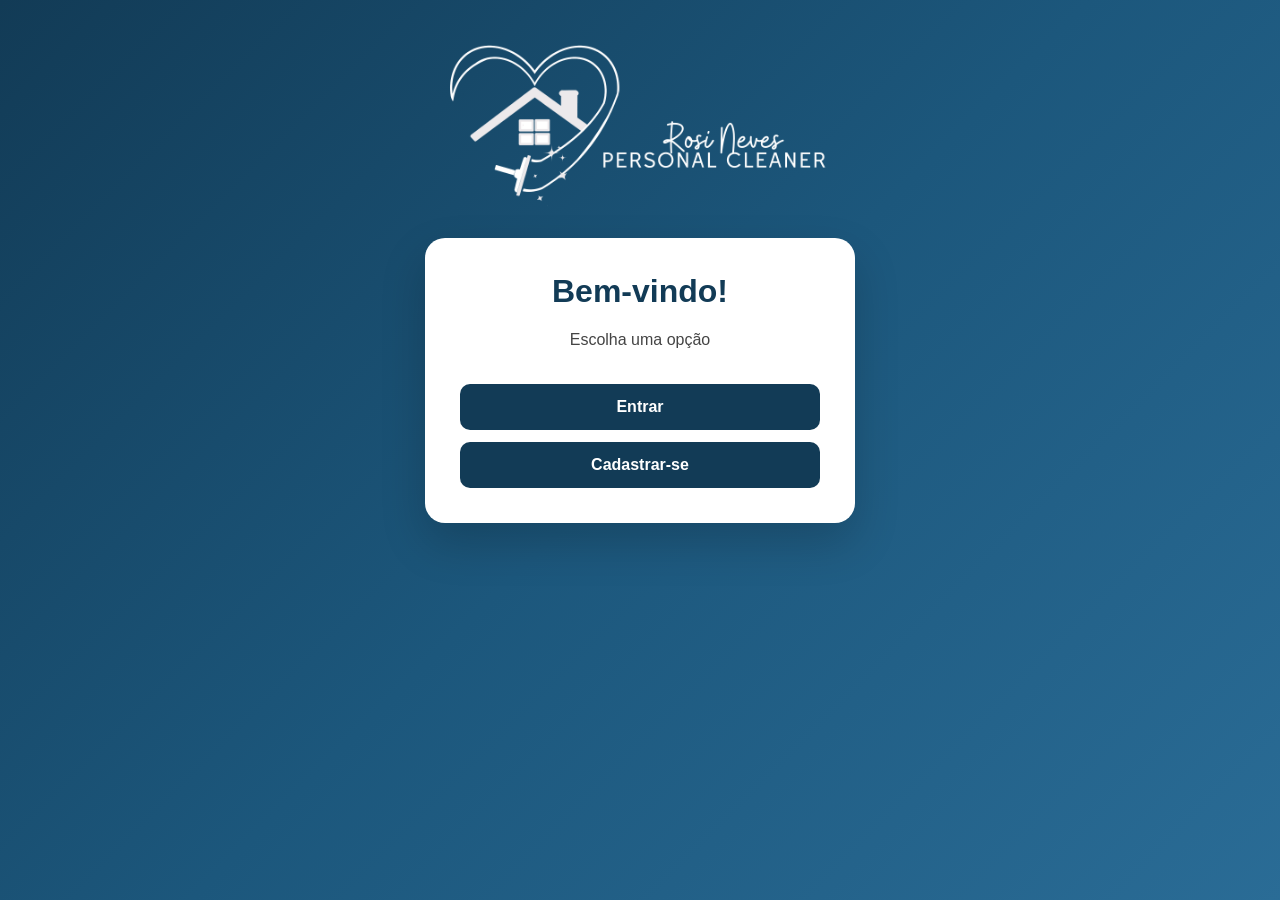
<file: Login/index 2.html>
<!DOCTYPE html>
<html lang="pt-BR">
<head>

    <meta charset="UTF-8">
    <meta name="viewport" content="width=device-width, initial-scale=1.0">

    <title>Rosi Neves Personal Cleaner</title>

    <link rel="stylesheet" href="style 2.css">
    <script src="main 1.js" defer></script>

</head>

<link rel="preconnect" href="https://fonts.googleapis.com">
<link rel="preconnect" href="https://fonts.gstatic.com" crossorigin>

<link href="https://fonts.googleapis.com/css2?family=Poppins:wght@300;400;500;600;700&display=swap" rel="stylesheet">

<body>

    <!-- CABEÇALHO -->
    <header class="banner">

        <img src="./FOTO/Logotipo transparente.png" alt="Rosi Neves Personal Cleaner">

    </header>
<br>
    <!-- CARD -->
    <div class="container">

        <!-- INÍCIO -->
        <div id="inicio">

            <h1>Bem-vindo!</h1>

            <p>Escolha uma opção</p>

            <button onclick="mostrarLogin()">
                Entrar
            </button>

            <button onclick="mostrarCadastro()">
                Cadastrar-se
            </button>

        </div>

        <!-- LOGIN -->
        <div id="login" class="oculto">

            <h2>Entrar</h2>

            <input
                type="email"
                id="loginEmail"
                placeholder="Digite seu e-mail">

            <input
                type="password"
                id="loginSenha"
                placeholder="Digite sua senha">

            <button onclick="login()">
                Entrar
            </button>

            <p>

                <a href="#" onclick="mostrarRecuperacao()">
                    Esqueceu sua senha?
                </a>

            </p>

            <button onclick="voltar()">
                Voltar
            </button>

        </div>

        <!-- CADASTRO -->
        <div id="cadastro" class="oculto">

            <h2>Cadastrar-se</h2>

            <input type="text" placeholder="Nome Completo">

            <input type="email" placeholder="E-mail">

            <input type="text" placeholder="CPF">

            <input type="text" placeholder="Data de Nascimento">

            <input type="text" placeholder="Número de celular">

            <input type="password" placeholder="Senha">

            <input type="password" placeholder="Confirmar Senha">

            <button>

                Cadastrar

            </button>

            <hr>

            <h3>Ou cadastre-se com</h3>

            <button class="facebook-btn">

                Criar conta com Facebook

            </button>

            <div class="termos">

                <input type="checkbox" id="aceite">

                <label for="aceite">

                    Li e aceito a Política de Privacidade e os Termos de Uso.

                </label>

            </div>

            <button onclick="voltar()">

                Voltar

            </button>

        </div>

        <!-- RECUPERAÇÃO -->
        <div id="recuperar" class="oculto">

            <h2>Recuperação de Senha</h2>

            <p>

                Digite seu e-mail para recuperar sua senha.

            </p>

            <input
                type="email"
                placeholder="Digite seu e-mail">

            <button>

                Enviar Link

            </button>

            <button onclick="mostrarLogin()">

                Voltar ao Login

            </button>

        </div>

        <!-- ÁREA DO USUÁRIO -->
        <div id="usuario" class="oculto">

            <h1>Bem-vindo!</h1>

            <p>

                Você entrou no sistema.

            </p>

            <button onclick="logout()">

                Logout

            </button>

        </div>

    </div>

</body>
</html>
</file>
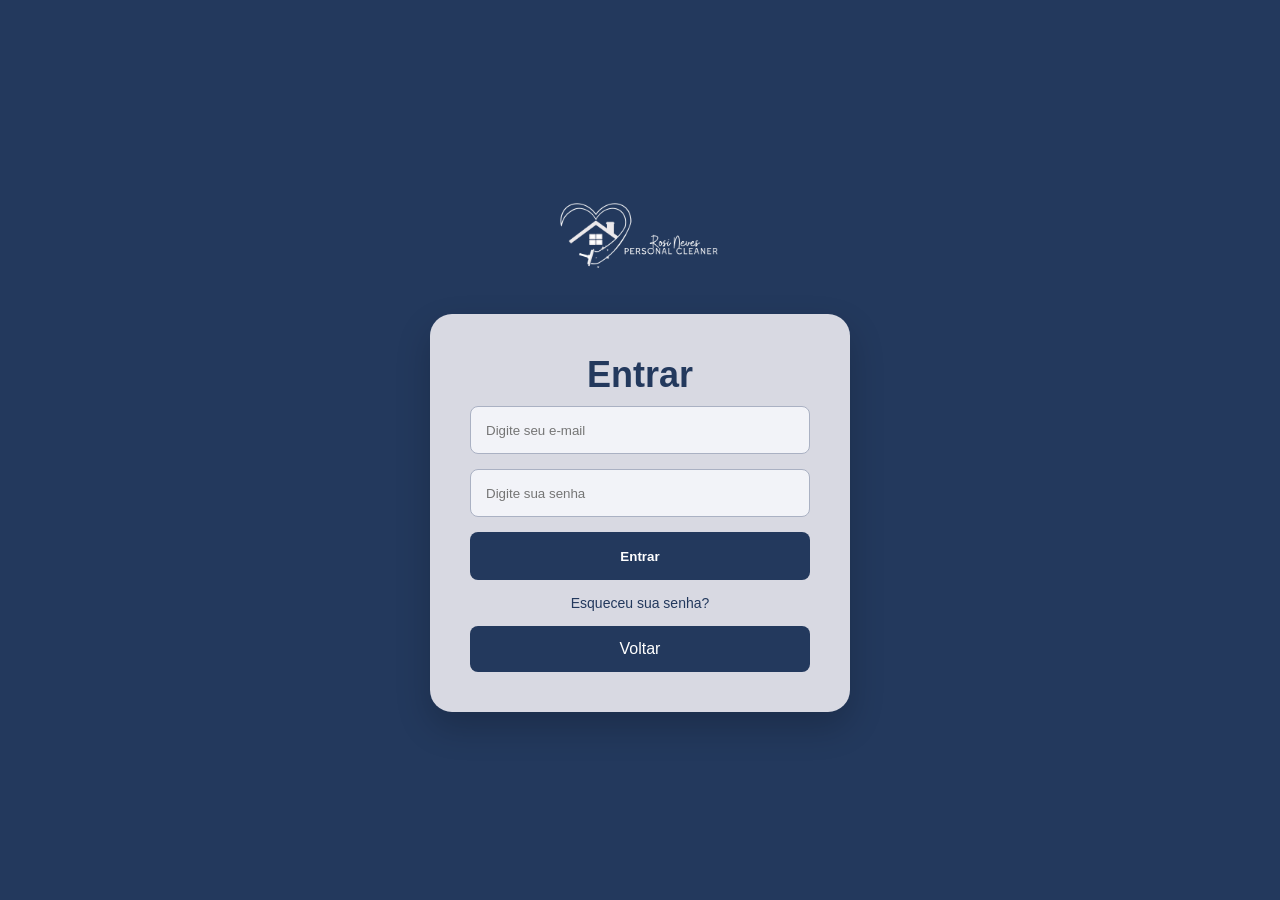
<file: Login/login.html>
<!DOCTYPE html>
<html lang="pt-BR">
<head>
    <meta charset="UTF-8">
    <meta name="viewport" content="width=device-width, initial-scale=1.0">
    <title>Entrar - RNeves</title>

    <link rel="stylesheet" href="login.css">

    <link rel="stylesheet"
    href="https://cdnjs.cloudflare.com/ajax/libs/font-awesome/6.6.0/css/all.min.css">
</head>

<body>

    <div class="login-container">

        <img src="./FOTO/Logotipo transparente.png"
             alt="RNeves"
             class="logo">

        <div class="card">

            <h1>Entrar</h1>

            <form>

                <input
                    type="email"
                    placeholder="Digite seu e-mail"
                    required>

                <input
                    type="password"
                    placeholder="Digite sua senha"
                    required>

                <button type="submit">
                    Entrar
                </button>

            </form>
            

            <a href="recuperar-senha.html"
               class="link">
                Esqueceu sua senha?
            </a>

            <a href="index.html"
               class="btn-secundario">
                Voltar
            </a>

        </div>

    </div>

</body>
</html>
</file>
<file: Login/style.css>
/* ==========================
   RESET
========================== */

*{
    margin:0;
    padding:0;
    box-sizing:border-box;
    font-family:'Segoe UI',Tahoma,Geneva,Verdana,sans-serif;
}

/* ==========================
   CORES
========================== */

:root{

    --azul:#0d314e;
    --azul-claro:#0d314e;
    --azul-hover:#2A6C96;
    --branco:#FFFFFF;
    --cinza:#F5F7FA;
    --texto:#444;
    --borda:#D8E3EA;
    --sombra:rgba(0,0,0,.18);

}

/* ==========================
   BODY
========================== */

body{

    min-height:100vh;

    background:linear-gradient(
        135deg,
        #0d314e
    );

    display:flex;

    flex-direction:column;

}

/* ==========================
   BANNER
========================== */

.banner{

    width:100%;

    height:260px;

    display:flex;

    justify-content:center;

    align-items:center;

    padding:20px;

}

.banner img{

    width:430px;

    max-width:90%;

    height:auto;

    transition:.4s;

}

.banner img:hover{

    transform:scale(1.03);

}

/* ==========================
   CARD
========================== */

.container{

    width:430px;

    max-width:92%;

    background:var(--branco);

    margin:-40px auto 40px;

    padding:35px;

    border-radius:20px;

    box-shadow:0 20px 45px var(--sombra);

    animation:fade .6s ease;

}

/* ==========================
   ANIMAÇÃO
========================== */

@keyframes fade{

    from{

        opacity:0;
        transform:translateY(30px);

    }

    to{

        opacity:1;
        transform:translateY(0);

    }

}

/* ==========================
   TÍTULOS
========================== */

h1,h2,h3{

    color:var(--azul);

    text-align:center;

    margin-bottom:18px;

}

p{

    text-align:center;

    color:var(--texto);

    margin-bottom:20px;

    line-height:24px;

}

/* ==========================
   INPUTS
========================== */

input{

    width:100%;

    padding:14px;

    margin:10px 0;

    border:2px solid var(--borda);

    border-radius:10px;

    font-size:15px;

    transition:.3s;

    outline:none;

}

input:focus{

    border-color:var(--azul);

    box-shadow:0 0 10px rgba(18,59,86,.18);

}

/* ==========================
   BOTÕES
========================== */

button{

    width:100%;

    padding:14px;

    margin-top:12px;

    border:none;

    border-radius:10px;

    background:var(--azul);

    color:white;

    font-size:16px;

    font-weight:600;

    cursor:pointer;

    transition:.3s;

}

button:hover{

    background:var(--azul-hover);

    transform:translateY(-2px);

    box-shadow:0 8px 20px rgba(18,59,86,.25);

}

/* ==========================
   FACEBOOK
========================== */

.facebook-btn{

    background:#0d314e;

}

.facebook-btn:hover{

    background:#0d314e;

}

/* ==========================
   LINKS
========================== */

a{

    color:var(--azul);

    text-decoration:none;

    font-weight:600;

}

a:hover{

    color:var(--azul-hover);

}

/* ==========================
   LINHA
========================== */

hr{

    margin:25px 0;

    border:none;

    border-top:1px solid #ddd;

}

/* ==========================
   TERMOS
========================== */

.termos{

    display:flex;

    align-items:flex-start;

    gap:10px;

    margin-top:20px;

}

.termos input{

    width:18px;

    height:18px;

    margin-top:2px;

}

.termos label{

    font-size:13px;

    color:#666;

    line-height:20px;

}

/* ==========================
   OCULTO
========================== */

.oculto{

    display:none;

}

/* ==========================
   RESPONSIVO
========================== */

@media(max-width:500px){

.banner{

    height:200px;

}

.banner img{

    width:290px;

}

.container{

    width:95%;

    margin-top:-20px;

    padding:25px;

}

h1{

    font-size:28px;

}

h2{

    font-size:24px;

}

button{

    padding:13px;

}

}
/* =====================================
   MATERIAL DE APOIO
===================================== */

.material-header{

    margin-bottom:30px;

}

.material-header h1{

    font-size:36px;

    color:#24395B;

    margin-bottom:10px;

}

.material-header p{

    color:#666;

    font-size:15px;

}


/* =====================================
   CONTAINER
===================================== */

.materials-container{

    width:100%;

    background:#fff;

    border-radius:15px;

    padding:30px;

    box-shadow:0 5px 20px rgba(0,0,0,.05);

}


/* =====================================
   CARD
===================================== */

.material-card{

    display:flex;

    align-items:center;

    gap:25px;

    margin-bottom:25px;

    padding-bottom:25px;

    border-bottom:1px solid #ececec;

}

.material-card:last-child{

    margin-bottom:0;

    padding-bottom:0;

    border-bottom:none;

}


/* =====================================
   ÍCONES
===================================== */

.material-icon{

    width:75px;

    height:75px;

    border-radius:15px;

    display:flex;

    align-items:center;

    justify-content:center;

    font-size:42px;

}

.pdf{

    background:#FFE4E4;

    color:#FF3A3A;

}

.excel{

    background:#DFF5F5;

    color:#4A9DA0;

}


/* =====================================
   CONTEÚDO
===================================== */

.material-content{

    flex:1;

}

.material-content h2{

    color:#24395B;

    margin-bottom:8px;

}

.material-content p{

    color:#666;

    margin-bottom:15px;

}


/* =====================================
   BOTÃO
===================================== */

.download-btn{

    width:140px;

    height:42px;

    border:1px solid #B7C2D3;

    background:#fff;

    border-radius:12px;

    color:#24395B;

    font-weight:600;

    cursor:pointer;

    transition:.3s;

}

.download-btn:hover{

    background:#24395B;

    color:#fff;

}
</file>
<file: style.css>
/* ============================= */
/* RESET */
/* ============================= */

*{
    margin:0;
    padding:0;
    box-sizing:border-box;
    font-family:'Segoe UI', Tahoma, Geneva, Verdana, sans-serif;
}

body{
    background:#F5F7FB;
    display:flex;
    color:#333;
}

/* ============================= */
/* SIDEBAR */
/* ============================= */

.sidebar{
    width:280px;
    height:100vh;
    background:#ffffff;
    border-right:1px solid #e5e5e5;
    position:fixed;
    left:0;
    top:0;
    display:flex;
    flex-direction:column;
    justify-content:space-between;
    padding:30px 20px;
}

.logo{
    display:flex;
    justify-content:center;
    margin-bottom:40px;
}

.logo img{
    width:170px;
}

.sidebar nav{
    display:flex;
    flex-direction:column;
    gap:8px;
}

.sidebar nav a{
    text-decoration:none;
    color:#5b5b5b;
    font-size:16px;
    padding:15px 18px;
    border-radius:12px;
    display:flex;
    align-items:center;
    gap:15px;
    transition:.3s;
}

.sidebar nav a i{
    font-size:18px;
    width:20px;
    text-align:center;
}

.sidebar nav a:hover{
    background:#bed5df;
    color:#0d314e;
}

.sidebar nav a.active{
    background:#0d314e;
    color:#fff;
    font-weight:600;
}

.support-card{
    background:#bed5df;
    border-radius:18px;
    padding:20px;
    text-align:center;
    margin-top:30px;
    
}

.support-card h4{
    color:#0d314e;
    margin-bottom:10px;
}

.support-card p{
    font-size:14px;
    color:#666;
    margin-bottom:18px;
}

.support-card button{
    width:100%;
    border:none;
    background:#0d314e;
    color:#fff;
    padding:13px;
    border-radius:10px;
    cursor:pointer;
    font-size:15px;
    transition:.3s;
}

.support-card button:hover{
    background:#9f3f5d;
}

/* ============================= */
/* CONTAINER */
/* ============================= */

.container{
    margin-left:280px;
    width:calc(100% - 280px);
    min-height:100vh;
    padding:35px;
}

/* ============================= */
/* HEADER */
/* ============================= */

.header{
    display:flex;
    justify-content:space-between;
    align-items:center;
    margin-bottom:40px;
}

/* Pesquisa */

.search{
    width:500px;
    height:52px;
    background:#fff;
    border-radius:30px;
    display:flex;
    align-items:center;
    overflow:hidden;
    box-shadow:0 5px 20px rgba(0,0,0,.06);
}

.search input{
    flex:1;
    border:none;
    outline:none;
    padding:0 20px;
    font-size:15px;
}

.search button{
    width:60px;
    height:100%;
    border:none;
    background:#0d314e;
    color:#fff;
    cursor:pointer;
    transition:.3s;
}

.search button:hover{
    background:#0d314e;
}

/* Ícones */

.header-icons{
    display:flex;
    align-items:center;
    gap:22px;
}

.header-icons i{
    font-size:20px;
    color:#666;
    cursor:pointer;
    transition:.3s;
}

.header-icons i:hover{
    color:#0d314e;
}

.header-icons img{
    width:45px;
    height:45px;
    border-radius:50%;
    object-fit:cover;
    border:3px solid #0d314e;
}

.header-icons span{
    font-size:15px;
    font-weight:600;
    color:#555;
}

/* ============================= */
/* SCROLL */
/* ============================= */

::-webkit-scrollbar{
    width:8px;
}

::-webkit-scrollbar-thumb{
    background:#bed5df;
    border-radius:30px;
}

::-webkit-scrollbar-track{
    background:#ececec;
}

/* =======================================
   BOAS VINDAS
======================================= */

.welcome{
    margin-bottom:25px;
}

.welcome h1{
    font-size:32px;
    color:#2d2d2d;
    font-weight:700;
}

.welcome p{
    color:#777;
    font-size:16px;
    margin-top:8px;
}

/* =======================================
   BANNER
======================================= */

.banner{
    width:100%;
    height:260px;
    border-radius:25px;
    overflow:hidden;
    margin-bottom:25px;
    box-shadow:0 10px 25px rgba(0,0,0,.08);
}

.banner img{
    width:100%;
    height:100%;
    object-fit:cover;
}

/* =======================================
   BOTÃO EXPLORAR
======================================= */

.btn-explorar{
    background:#0d314e;
    color:#fff;
    border:none;
    padding:15px 28px;
    border-radius:30px;
    cursor:pointer;
    font-size:16px;
    font-weight:600;
    transition:.3s;
    margin-bottom:40px;
}

.btn-explorar:hover{
    background:#0d314e;
    transform:translateY(-3px);
}

/* =======================================
   CARDS DE ATALHO
======================================= */

.shortcuts{
    display:grid;
    grid-template-columns:repeat(4,1fr);
    gap:25px;
    margin-bottom:50px;
}

.shortcut-card{

    background:#fff;

    border-radius:20px;

    padding:25px;

    display:flex;

    align-items:center;

    gap:20px;

    cursor:pointer;

    transition:.35s;

    box-shadow:0 8px 20px rgba(0,0,0,.06);

}

.shortcut-card:hover{

    transform:translateY(-6px);

    box-shadow:0 15px 30px rgba(0,0,0,.12);

}

.shortcut-card img{

    width:70px;

    height:70px;

    border-radius:18px;

    object-fit:cover;

}

.shortcut-card h4{

    font-size:19px;

    margin-bottom:8px;

    color:#333;

}

.shortcut-card p{

    font-size:14px;

    color:#777;

    line-height:20px;

}

/* =======================================
   CURSOS
======================================= */

.courses h2{

    margin-bottom:25px;

    color:#333;

    font-size:28px;

}

.course-list{

    display:grid;

    grid-template-columns:repeat(auto-fit,minmax(320px,1fr));

    gap:30px;

}

.course-card{

    background:#fff;

    border-radius:22px;

    overflow:hidden;

    box-shadow:0 10px 25px rgba(0,0,0,.08);

    transition:.35s;

}

.course-card:hover{

    transform:translateY(-8px);

}

.course-image{

    position:relative;

}

.course-image img{

    width:100%;

    height:220px;

    object-fit:cover;

}

.course-image span{

    position:absolute;

    top:18px;

    left:18px;

    background:#0d314e;

    color:#fff;

    padding:8px 16px;

    border-radius:30px;

    font-size:13px;

    font-weight:600;

}

.course-image strong{

    position:absolute;

    bottom:18px;

    right:18px;

    background:#fff;

    color:#0d314e;

    padding:10px 18px;

    border-radius:30px;

    font-size:15px;

    box-shadow:0 4px 12px rgba(0,0,0,.15);

}

.course-content{

    padding:25px;

}

.course-content h3{

    color:#333;

    margin-bottom:12px;

    font-size:22px;

}

.course-content p{

    color:#777;

    line-height:24px;

    margin-bottom:22px;

}

/* =======================================
   BARRA DE PROGRESSO
======================================= */

.progress{

    width:100%;

    height:10px;

    background:#ececec;

    border-radius:30px;

    overflow:hidden;

}

.progress .bar{

    width:65%;

    height:100%;

    background:linear-gradient(90deg,#0d314e,#bed5df);

    border-radius:30px;

}
/* ======================================
   BARRA DE PROGRESSO
====================================== */

.progress{
    width:100%;
    height:10px;
    background:#E8E8E8;
    border-radius:50px;
    overflow:hidden;
    margin-top:15px;
    position:relative;
}

.progress .bar{
    height:100%;
    width:65%;
    border-radius:50px;
    background:linear-gradient(90deg,#0d314e,#bed5df);
    position:relative;
    overflow:hidden;
}

/* Efeito de brilho passando */

.progress .bar::after{
    content:"";
    position:absolute;
    top:0;
    left:-40%;
    width:40%;
    height:100%;
    background:rgba(255,255,255,.35);
    transform:skewX(-25deg);
    animation:shine 2.8s infinite;
}

@keyframes shine{

    0%{
        left:-40%;
    }

    100%{
        left:130%;
    }

}

/* ======================================
   ANIMAÇÃO DOS CARDS
====================================== */

.course-card,
.shortcut-card{

    transition:all .35s ease;

}

.course-card:hover{

    transform:translateY(-8px);

    box-shadow:0 20px 35px rgba(111,73,246,.15);

}

.shortcut-card:hover{

    transform:translateY(-6px);

    box-shadow:0 18px 30px rgba(111,73,246,.15);

}

/* ======================================
   BOTÕES
====================================== */

button{

    transition:.3s ease;

}

button:hover{

    transform:translateY(-2px);

}

button:active{

    transform:scale(.97);

}

/* ======================================
   LINKS DA SIDEBAR
====================================== */

.sidebar nav a{

    position:relative;

    overflow:hidden;

}

.sidebar nav a::before{

    content:"";

    position:absolute;

    left:0;

    top:0;

    width:5px;

    height:100%;

    background:#0d314e;

    transform:scaleY(0);

    transition:.3s;

}

.sidebar nav a:hover::before{

    transform:scaleY(1);

}

.sidebar nav a.active::before{

    background:#FFF;

    transform:scaleY(1);

}

/* ======================================
   INPUT PESQUISA
====================================== */

.search input{

    transition:.3s;

}

.search input:focus{

    background:#FAFAFF;

}

/* ======================================
   IMAGEM DOS CURSOS
====================================== */

.course-image{

    overflow:hidden;

}

.course-image img{

    transition:.4s;

}

.course-card:hover .course-image img{

    transform:scale(1.08);

}

/* ======================================
   BOTÃO EXPLORAR
====================================== */

.btn-explorar{

    position:relative;

    overflow:hidden;

}

.btn-explorar::before{

    content:"";

    position:absolute;

    top:0;

    left:-100%;

    width:100%;

    height:100%;

    background:rgba(255,255,255,.25);

    transform:skewX(-25deg);

    transition:.5s;

}

.btn-explorar:hover::before{

    left:120%;

}

/* ======================================
   FOTO DO USUÁRIO
====================================== */

.header-icons img{

    transition:.3s;

}

.header-icons img:hover{

    transform:scale(1.08);

    box-shadow:0 0 15px rgba(111,73,246,.4);

}

/* ======================================
   SCROLLBAR
====================================== */

::-webkit-scrollbar{

    width:8px;

}

::-webkit-scrollbar-track{

    background:#ECECEC;

}

::-webkit-scrollbar-thumb{

    background:#0d314e;

    border-radius:30px;

}

::-webkit-scrollbar-thumb:hover{

    background:#0d314e;

}

/* ======================================
   ANIMAÇÃO DE ENTRADA
====================================== */

@keyframes fadeUp{

    from{

        opacity:0;
        transform:translateY(25px);

    }

    to{

        opacity:1;
        transform:translateY(0);

    }

}

.banner,
.shortcuts,
.courses,
.welcome{

    animation:fadeUp .7s ease;

}

/* ======================================
   FOOTER
====================================== */

.footer{

    margin-top:70px;

    background:#ffffff;

    border-top:1px solid #E8E8E8;

    padding-top:50px;

}

.footer-container{

    display:grid;

    grid-template-columns:2fr 1fr 1fr 1fr;

    gap:40px;

    padding:0 40px 40px;

}

.footer-column h3{

    color:#0d314e;

    margin-bottom:20px;

    font-size:20px;

}

.footer-column p{

    color:#666;

    line-height:28px;

    font-size:15px;

}

.footer-logo{

    width:180px;

    margin-bottom:20px;

}

.footer-column ul{

    list-style:none;

}

.footer-column ul li{

    margin-bottom:14px;

}

.footer-column ul li a{

    text-decoration:none;

    color:#666;

    transition:.3s;

}

.footer-column ul li a:hover{

    color:#0d314e;

    padding-left:6px;

}

.footer-column i{

    color:#0d314e;

    margin-right:8px;

}

.social-icons{

    display:flex;

    gap:15px;

    margin-top:15px;

}

.social-icons a{

    width:45px;

    height:45px;

    border-radius:50%;

    background:#F3EEFF;

    display:flex;

    align-items:center;

    justify-content:center;

    text-decoration:none;

    transition:.3s;

}

.social-icons a i{

    color:#0d314e;

    font-size:18px;

    margin:0;

}

.social-icons a:hover{

    background:#0d314e;

    transform:translateY(-5px);

}

.social-icons a:hover i{

    color:#fff;

}

.footer-bottom{

    text-align:center;

    padding:25px;

    border-top:1px solid #ECECEC;

    color:#888;

    font-size:14px;

}

/* ==================================================
   PÁGINA DE CURSOS
================================================== */


/* ==================================================
   TÍTULO DA PÁGINA
================================================== */

.courses-header {
    margin-bottom: 15px;
}

.courses-header h1 {
    font-size: 26px;
    font-weight: 700;
    color: #222;
    margin: 0;
}


/* ==================================================
   BANNER DOS CURSOS
================================================== */

.courses-banner {
    width: 100%;
    height: 160px;

    overflow: hidden;

    border: 1px solid #c8cdd5;
    background: #f8f8f8;

    margin-bottom: 20px;
}

.courses-banner img {
    width: 100%;
    height: 100%;

    object-fit: cover;

    display: block;
}


/* ==================================================
   MENSAGEM DE BOAS-VINDAS
================================================== */

.courses-welcome {
    text-align: center;

    padding: 5px 0 45px;
}

.courses-welcome h2 {
    font-size: 20px;
    font-weight: 700;

    color: #111;

    margin: 0;
}


/* ==================================================
   CURSOS DISPONÍVEIS
================================================== */

.available-courses {
    width: 100%;

    padding: 0 30px 50px;
}

.available-courses > h2 {
    text-align: center;

    font-size: 25px;

    color: #111;

    margin-bottom: 30px;
}


/* ==================================================
   LISTA DOS CURSOS
================================================== */

.available-course-list {

    display: grid;

    grid-template-columns:
        repeat(3, minmax(0, 1fr));

    gap: 28px;

    max-width: 850px;

    margin: 0 auto;
}


/* ==================================================
   CARD DO CURSO
================================================== */

.available-course-card {

    background: #ffffff;

    border: 1px solid #9caabd;

    border-radius: 7px;

    overflow: hidden;

    transition:
        transform 0.3s ease,
        box-shadow 0.3s ease;

}


/* Efeito ao passar o mouse */

.available-course-card:hover {

    transform: translateY(-5px);

    box-shadow:
        0 8px 20px rgba(0, 0, 0, 0.12);

}


/* ==================================================
   IMAGEM DO CURSO
================================================== */

.available-course-image {

    width: 100%;

    height: 150px;

    overflow: hidden;

    background: #f3f3f3;
}

.available-course-image img {

    width: 100%;
    height: 100%;

    object-fit: cover;

    display: block;

    transition: transform 0.4s ease;
}


/* Zoom da imagem */

.available-course-card:hover
.available-course-image img {

    transform: scale(1.05);

}


/* ==================================================
   CONTEÚDO DO CARD
================================================== */

.available-course-content {

    padding: 10px 12px 12px;

}


.available-course-content h3 {

    font-size: 14px;

    font-weight: 700;

    color: #111;

    margin-bottom: 6px;

}


.available-course-content p {

    font-size: 10px;

    line-height: 1.4;

    color: #555;

    min-height: 30px;

    margin-bottom: 10px;

}


/* ==================================================
   INFORMAÇÕES DO CURSO
================================================== */

.course-info {

    display: flex;

    justify-content: space-between;

    align-items: center;

    margin-bottom: 10px;

}


.course-info span {

    font-size: 9px;

    color: #555;

}


/* ==================================================
   BOTÃO ACESSAR CURSO
================================================== */

.course-button {

    width: 100%;

    border: none;

    background: #b7dce9;

    color: #111;

    font-size: 9px;

    font-weight: 600;

    padding: 8px;

    border-radius: 6px;

    cursor: pointer;

    transition: 0.3s ease;

}


.course-button:hover {

    background: #8fc9dc;

}


.course-button:active {

    transform: scale(0.97);

}


/* ==================================================
   SEÇÃO DE PROGRESSO
================================================== */

.overall-progress {

    width: 100%;

    text-align: center;

    padding: 10px 20px 50px;

}


.overall-progress > h2 {

    font-size: 25px;

    color: #111;

    margin-bottom: 30px;

}


/* ==================================================
   CONTAINER DO PROGRESSO
================================================== */

.progress-container {

    width: 600px;

    max-width: 90%;

    min-height: 170px;

    margin: 0 auto;

    padding: 20px 30px;

    background: #dceaf0;

    border: 1px solid #c5d3da;

    border-radius: 8px;

    display: flex;

    align-items: center;

    justify-content: center;

    gap: 40px;

}


/* ==================================================
   GRÁFICO CIRCULAR
================================================== */

.progress-circle {

    width: 115px;

    height: 115px;

    border-radius: 50%;

    background:

        conic-gradient(
            #19385d 0deg 234deg,
            #ffffff 234deg 360deg
        );

    display: flex;

    align-items: center;

    justify-content: center;

    position: relative;

}


/* Centro branco */

.progress-circle-inner {

    width: 78px;

    height: 78px;

    border-radius: 50%;

    background: #ffffff;

    display: flex;

    align-items: center;

    justify-content: center;

}


/* Porcentagem */

.progress-circle-inner strong {

    font-size: 20px;

    color: #111;

}


/* ==================================================
   INFORMAÇÕES DO PROGRESSO
================================================== */

.progress-info {

    display: flex;

    flex-direction: column;

    gap: 14px;

    min-width: 250px;

}


.progress-item {

    display: grid;

    grid-template-columns:
        20px 1fr auto;

    align-items: center;

    gap: 8px;

    text-align: left;

}


.progress-item i {

    color: #7794a4;

    font-size: 11px;

}


.progress-item span {

    font-size: 9px;

    color: #6c7d87;

}


.progress-item strong {

    font-size: 9px;

    color: #19385d;

}


/* ==================================================
   BOTÃO CONTINUAR APRENDENDO
================================================== */

.continue-learning {

    margin-top: 15px;

    padding: 8px 30px;

    border: 1px solid #b8c7cf;

    border-radius: 7px;

    background: #e2edf1;

    color: #222;

    font-size: 9px;

    font-weight: 600;

    cursor: pointer;

    transition: 0.3s ease;

}


.continue-learning:hover {

    background: #c9e0e8;

    transform: translateY(-2px);

}


/* ==================================================
   ANIMAÇÃO DE ENTRADA
================================================== */

.courses-header,
.courses-banner,
.courses-welcome,
.available-courses,
.overall-progress {

    animation: courseFadeIn 0.6s ease forwards;

}


@keyframes courseFadeIn {

    from {

        opacity: 0;

        transform: translateY(15px);

    }

    to {

        opacity: 1;

        transform: translateY(0);

    }

}


/* ==================================================
   RESPONSIVIDADE
================================================== */

@media (max-width: 900px) {

    .available-course-list {

        grid-template-columns:
            repeat(2, minmax(0, 1fr));

    }

    .progress-container {

        width: 90%;

    }

}


@media (max-width: 650px) {

    .available-course-list {

        grid-template-columns: 1fr;

        max-width: 350px;

    }

    .courses-banner {

        height: 130px;

    }

    .progress-container {

        flex-direction: column;

        gap: 20px;

        padding: 25px;

    }

    .progress-info {

        width: 100%;

    }

}
</file>
<file: style3.css>
* {
    margin: 0;
    padding: 0;
    box-sizing: border-box;
}

body {
    font-family: Arial, Helvetica, sans-serif;

    background: #f7f6f8;

    color: #1e3557;
}


/* ========================================
   PÁGINA
======================================== */

.pagina {
    width: 100%;
    max-width: 1050px;

    margin: 0 auto;

    padding: 55px 40px 80px;
}


/* ========================================
   CABEÇALHO
======================================== */

.cabecalho {
    display: flex;

    align-items: center;
    justify-content: space-between;

    margin-bottom: 35px;
}


.voltar {
    color: #1e3557;

    font-size: 14px;
    font-weight: 600;

    text-decoration: none;
}


.voltar:hover {
    text-decoration: underline;
}


.status {
    background: #1e3557;

    color: white;

    padding: 8px 18px;

    border-radius: 20px;

    font-size: 13px;
    font-weight: bold;
}


/* ========================================
   CURSO
======================================== */

.curso {
    display: flex;

    gap: 35px;

    background: white;

    border: 1px solid #1e3557;

    border-radius: 12px;

    padding: 25px;

    margin-bottom: 45px;
}


/* ========================================
   IMAGEM
======================================== */

.curso-imagem {
    width: 330px;
    height: 220px;

    flex-shrink: 0;

    border: 1px solid #1e3557;

    border-radius: 8px;

    background: white;

    position: relative;

    overflow: hidden;
}


/* X DA IMAGEM */

.x-imagem {
    position: absolute;

    width: 120px;
    height: 120px;

    top: 50%;
    left: 50%;

    transform: translate(-50%, -50%);
}


.x-imagem span {
    position: absolute;

    width: 2px;
    height: 160px;

    background: #111;

    left: 50%;
    top: 50%;
}


.x-imagem span:first-child {
    transform: translate(-50%, -50%) rotate(45deg);
}


.x-imagem span:last-child {
    transform: translate(-50%, -50%) rotate(-45deg);
}
.curso-imagem {
    width: 330px;
    height: 220px;
 
    flex-shrink: 0;
 
    border: 1px solid #1e3557;
    border-radius: 8px;
 
    overflow: hidden;
 
    background: white;
}
 
.curso-imagem img {
    width: 100%;
    height: 100%;
 
    object-fit: cover;
    display: block;
}

/* ========================================
   INFORMAÇÕES
======================================== */

.curso-info {
    flex: 1;

    padding: 5px 0;
}


.curso-info h1 {
    font-size: 28px;

    margin-bottom: 12px;

    color: #1e3557;
}


.descricao {
    font-size: 14px;

    line-height: 1.6;

    color: #526176;

    max-width: 500px;

    margin-bottom: 30px;
}


/* ========================================
   PROGRESSO
======================================== */

.progresso-info {
    margin-bottom: 25px;
}


.progresso-texto {
    display: flex;

    justify-content: space-between;

    margin-bottom: 8px;

    font-size: 13px;
}


.progresso-texto strong {
    color: #1e3557;
}


.barra {
    width: 100%;
    height: 13px;

    border: 1px solid #a9afb8;

    border-radius: 20px;

    overflow: hidden;

    background: white;
}


.barra-preenchida {
    width: 65%;
    height: 100%;

    background: #1e3557;

    border-radius: 20px;
}


/* ========================================
   DADOS
======================================== */

.curso-dados {
    display: flex;

    gap: 40px;
}


.curso-dados div {
    display: flex;

    flex-direction: column;

    gap: 4px;
}


.curso-dados strong {
    font-size: 18px;
}


.curso-dados span {
    font-size: 11px;

    color: #697386;
}


/* ========================================
   MÓDULOS
======================================== */

.modulos h2 {
    font-size: 22px;

    margin-bottom: 20px;
}


/* ========================================
   CARD DO MÓDULO
======================================== */

.modulo {
    display: flex;

    align-items: center;

    gap: 18px;

    background: white;

    border: 1px solid #d3d7de;

    border-radius: 9px;

    padding: 17px 20px;

    margin-bottom: 12px;

    min-height: 75px;
}


/* ========================================
   NÚMERO
======================================== */

.numero {
    width: 38px;
    height: 38px;

    display: flex;

    align-items: center;
    justify-content: center;

    border-radius: 50%;

    background: #e9edf2;

    color: #1e3557;

    font-weight: bold;

    flex-shrink: 0;
}


/* ========================================
   INFORMAÇÕES DO MÓDULO
======================================== */

.modulo-info {
    flex: 1;
}


.modulo-info span {
    font-size: 11px;

    color: #778296;

    font-weight: 600;
}


.modulo-info h3 {
    font-size: 15px;

    margin-top: 4px;

    color: #1e3557;
}


/* ========================================
   CONCLUÍDO
======================================== */

.concluido {
    border-color: #cfd5dd;
}


.concluido .numero {
    background: #1e3557;

    color: white;
}


.estado {
    font-size: 12px;

    color: #1e3557;

    font-weight: bold;
}


/* ========================================
   MÓDULO ATUAL
======================================== */

.atual {
    border: 2px solid #1e3557;

    box-shadow: 0 3px 10px rgba(30, 53, 87, 0.08);
}


.atual .numero {
    background: #1e3557;

    color: white;
}


/* BOTÃO */

.atual button {
    border: none;

    background: #1e3557;

    color: white;

    padding: 9px 18px;

    border-radius: 6px;

    font-size: 12px;

    font-weight: bold;

    cursor: pointer;
}


.atual button:hover {
    background: #152943;
}


/* ========================================
   BLOQUEADOS
======================================== */

.bloqueado {
    opacity: 0.55;
}


.cadeado {
    font-size: 14px;
}


/* ============================= */
/* SIDEBAR */
/* ============================= */

.sidebar{
    width:280px;
    height:100vh;
    background:#ffffff;
    border-right:1px solid #e5e5e5;
    position:fixed;
    left:0;
    top:0;
    display:flex;
    flex-direction:column;
    justify-content:space-between;
    padding:30px 20px;
}

.logo{
    display:flex;
    justify-content:center;
    margin-bottom:40px;
}

.logo img{
    width:170px;
}

.sidebar nav{
    display:flex;
    flex-direction:column;
    gap:8px;
}

.sidebar nav a{
    text-decoration:none;
    color:#5b5b5b;
    font-size:16px;
    padding:15px 18px;
    border-radius:12px;
    display:flex;
    align-items:center;
    gap:15px;
    transition:.3s;
}

.sidebar nav a i{
    font-size:18px;
    width:20px;
    text-align:center;
}

.sidebar nav a:hover{
    background:#bed5df;
    color:#0d314e;
}

.sidebar nav a.active{
    background:#0d314e;
    color:#fff;
    font-weight:600;
}

.support-card{
    background:#bed5df;
    border-radius:18px;
    padding:20px;
    text-align:center;
    margin-top:30px;
    
}

.support-card h4{
    color:#0d314e;
    margin-bottom:10px;
}

.support-card p{
    font-size:14px;
    color:#666;
    margin-bottom:18px;
}

.support-card button{
    width:100%;
    border:none;
    background:#0d314e;
    color:#fff;
    padding:13px;
    border-radius:10px;
    cursor:pointer;
    font-size:15px;
    transition:.3s;
}

.support-card button:hover{
    background:#9f3f5d;
}

/* ============================= */
/* CONTAINER */
/* ============================= */

.container{
    margin-left:280px;
    width:calc(100% - 280px);
    min-height:100vh;
    padding:35px;
}

/* ============================= */
/* HEADER */
/* ============================= */

.header{
    display:flex;
    justify-content:space-between;
    align-items:center;
    margin-bottom:40px;
}

/* Pesquisa */

.search{
    width:500px;
    height:52px;
    background:#fff;
    border-radius:30px;
    display:flex;
    align-items:center;
    overflow:hidden;
    box-shadow:0 5px 20px rgba(0,0,0,.06);
}

.search input{
    flex:1;
    border:none;
    outline:none;
    padding:0 20px;
    font-size:15px;
}

.search button{
    width:60px;
    height:100%;
    border:none;
    background:#0d314e;
    color:#fff;
    cursor:pointer;
    transition:.3s;
}

.search button:hover{
    background:#0d314e;
}

/* Ícones */

.header-icons{
    display:flex;
    align-items:center;
    gap:22px;
}

.header-icons i{
    font-size:20px;
    color:#666;
    cursor:pointer;
    transition:.3s;
}

.header-icons i:hover{
    color:#0d314e;
}

.header-icons img{
    width:45px;
    height:45px;
    border-radius:50%;
    object-fit:cover;
    border:3px solid #0d314e;
}

.header-icons span{
    font-size:15px;
    font-weight:600;
    color:#555;
}

/* ============================= */
/* SCROLL */
/* ============================= */

::-webkit-scrollbar{
    width:8px;
}

::-webkit-scrollbar-thumb{
    background:#bed5df;
    border-radius:30px;
}

::-webkit-scrollbar-track{
    background:#ececec;
}

/* =======================================
   BOAS VINDAS
======================================= */

.welcome{
    margin-bottom:25px;
}

.welcome h1{
    font-size:32px;
    color:#2d2d2d;
    font-weight:700;
}

.welcome p{
    color:#777;
    font-size:16px;
    margin-top:8px;
}

/* =======================================
   BANNER
======================================= */

.banner{
    width:100%;
    height:260px;
    border-radius:25px;
    overflow:hidden;
    margin-bottom:25px;
    box-shadow:0 10px 25px rgba(0,0,0,.08);
}

.banner img{
    width:100%;
    height:100%;
    object-fit:cover;
}

/* =======================================
   BOTÃO EXPLORAR
======================================= */

.btn-explorar{
    background:#0d314e;
    color:#fff;
    border:none;
    padding:15px 28px;
    border-radius:30px;
    cursor:pointer;
    font-size:16px;
    font-weight:600;
    transition:.3s;
    margin-bottom:40px;
}

.btn-explorar:hover{
    background:#0d314e;
    transform:translateY(-3px);
}

/* =======================================
   CARDS DE ATALHO
======================================= */

.shortcuts{
    display:grid;
    grid-template-columns:repeat(4,1fr);
    gap:25px;
    margin-bottom:50px;
}

.shortcut-card{

    background:#fff;

    border-radius:20px;

    padding:25px;

    display:flex;

    align-items:center;

    gap:20px;

    cursor:pointer;

    transition:.35s;

    box-shadow:0 8px 20px rgba(0,0,0,.06);

}

.shortcut-card:hover{

    transform:translateY(-6px);

    box-shadow:0 15px 30px rgba(0,0,0,.12);

}

.shortcut-card img{

    width:70px;

    height:70px;

    border-radius:18px;

    object-fit:cover;

}

.shortcut-card h4{

    font-size:19px;

    margin-bottom:8px;

    color:#333;

}

.shortcut-card p{

    font-size:14px;

    color:#777;

    line-height:20px;

}

/* =======================================
   CURSOS
======================================= */

.courses h2{

    margin-bottom:25px;

    color:#333;

    font-size:28px;

}

.course-list{

    display:grid;

    grid-template-columns:repeat(auto-fit,minmax(320px,1fr));

    gap:30px;

}

.course-card{

    background:#fff;

    border-radius:22px;

    overflow:hidden;

    box-shadow:0 10px 25px rgba(0,0,0,.08);

    transition:.35s;

}

.course-card:hover{

    transform:translateY(-8px);

}

.course-image{

    position:relative;

}

.course-image img{

    width:100%;

    height:220px;

    object-fit:cover;

}

.course-image span{

    position:absolute;

    top:18px;

    left:18px;

    background:#0d314e;

    color:#fff;

    padding:8px 16px;

    border-radius:30px;

    font-size:13px;

    font-weight:600;

}

.course-image strong{

    position:absolute;

    bottom:18px;

    right:18px;

    background:#fff;

    color:#0d314e;

    padding:10px 18px;

    border-radius:30px;

    font-size:15px;

    box-shadow:0 4px 12px rgba(0,0,0,.15);

}

.course-content{

    padding:25px;

}

.course-content h3{

    color:#333;

    margin-bottom:12px;

    font-size:22px;

}

.course-content p{

    color:#777;

    line-height:24px;

    margin-bottom:22px;

}

/* =======================================
   BARRA DE PROGRESSO
======================================= */

.progress{

    width:100%;

    height:10px;

    background:#ececec;

    border-radius:30px;

    overflow:hidden;

}

.progress .bar{

    width:65%;

    height:100%;

    background:linear-gradient(90deg,#0d314e,#bed5df);

    border-radius:30px;

}
/* ======================================
   BARRA DE PROGRESSO
====================================== */

.progress{
    width:100%;
    height:10px;
    background:#E8E8E8;
    border-radius:50px;
    overflow:hidden;
    margin-top:15px;
    position:relative;
}

.progress .bar{
    height:100%;
    width:65%;
    border-radius:50px;
    background:linear-gradient(90deg,#0d314e,#bed5df);
    position:relative;
    overflow:hidden;
}

/* Efeito de brilho passando */

.progress .bar::after{
    content:"";
    position:absolute;
    top:0;
    left:-40%;
    width:40%;
    height:100%;
    background:rgba(255,255,255,.35);
    transform:skewX(-25deg);
    animation:shine 2.8s infinite;
}

@keyframes shine{

    0%{
        left:-40%;
    }

    100%{
        left:130%;
    }

}

/* ======================================
   ANIMAÇÃO DOS CARDS
====================================== */

.course-card,
.shortcut-card{

    transition:all .35s ease;

}

.course-card:hover{

    transform:translateY(-8px);

    box-shadow:0 20px 35px rgba(111,73,246,.15);

}

.shortcut-card:hover{

    transform:translateY(-6px);

    box-shadow:0 18px 30px rgba(111,73,246,.15);

}

/* ======================================
   BOTÕES
====================================== */

button{

    transition:.3s ease;

}

button:hover{

    transform:translateY(-2px);

}

button:active{

    transform:scale(.97);

}

/* ======================================
   LINKS DA SIDEBAR
====================================== */

.sidebar nav a{

    position:relative;

    overflow:hidden;

}

.sidebar nav a::before{

    content:"";

    position:absolute;

    left:0;

    top:0;

    width:5px;

    height:100%;

    background:#0d314e;

    transform:scaleY(0);

    transition:.3s;

}

.sidebar nav a:hover::before{

    transform:scaleY(1);

}

.sidebar nav a.active::before{

    background:#FFF;

    transform:scaleY(1);

}

/* ======================================
   INPUT PESQUISA
====================================== */

.search input{

    transition:.3s;

}

.search input:focus{

    background:#FAFAFF;

}

/* ======================================
   IMAGEM DOS CURSOS
====================================== */

.course-image{

    overflow:hidden;

}

.course-image img{

    transition:.4s;

}

.course-card:hover .course-image img{

    transform:scale(1.08);

}

/* ======================================
   BOTÃO EXPLORAR
====================================== */

.btn-explorar{

    position:relative;

    overflow:hidden;

}

.btn-explorar::before{

    content:"";

    position:absolute;

    top:0;

    left:-100%;

    width:100%;

    height:100%;

    background:rgba(255,255,255,.25);

    transform:skewX(-25deg);

    transition:.5s;

}

.btn-explorar:hover::before{

    left:120%;

}

/* ======================================
   FOTO DO USUÁRIO
====================================== */

.header-icons img{

    transition:.3s;

}

.header-icons img:hover{

    transform:scale(1.08);

    box-shadow:0 0 15px rgba(111,73,246,.4);

}

/* ======================================
   SCROLLBAR
====================================== */

::-webkit-scrollbar{

    width:8px;

}

::-webkit-scrollbar-track{

    background:#ECECEC;

}

::-webkit-scrollbar-thumb{

    background:#0d314e;

    border-radius:30px;

}

::-webkit-scrollbar-thumb:hover{

    background:#0d314e;

}

/* ======================================
   ANIMAÇÃO DE ENTRADA
====================================== */

@keyframes fadeUp{

    from{

        opacity:0;
        transform:translateY(25px);

    }

    to{

        opacity:1;
        transform:translateY(0);

    }

}

.banner,
.shortcuts,
.courses,
.welcome{

    animation:fadeUp .7s ease;

}

/* ======================================
   FOOTER
====================================== */

.footer{

    margin-top:70px;

    background:#ffffff;

    border-top:1px solid #E8E8E8;

    padding-top:50px;

}

.footer-container{

    display:grid;

    grid-template-columns:2fr 1fr 1fr 1fr;

    gap:40px;

    padding:0 40px 40px;

}

.footer-column h3{

    color:#0d314e;

    margin-bottom:20px;

    font-size:20px;

}

.footer-column p{

    color:#666;

    line-height:28px;

    font-size:15px;

}

.footer-logo{

    width:180px;

    margin-bottom:20px;

}

.footer-column ul{

    list-style:none;

}

.footer-column ul li{

    margin-bottom:14px;

}

.footer-column ul li a{

    text-decoration:none;

    color:#666;

    transition:.3s;

}

.footer-column ul li a:hover{

    color:#0d314e;

    padding-left:6px;

}

.footer-column i{

    color:#0d314e;

    margin-right:8px;

}

.social-icons{

    display:flex;

    gap:15px;

    margin-top:15px;

}

.social-icons a{

    width:45px;

    height:45px;

    border-radius:50%;

    background:#F3EEFF;

    display:flex;

    align-items:center;

    justify-content:center;

    text-decoration:none;

    transition:.3s;

}

.social-icons a i{

    color:#0d314e;

    font-size:18px;

    margin:0;

}

.social-icons a:hover{

    background:#0d314e;

    transform:translateY(-5px);

}

.social-icons a:hover i{

    color:#fff;

}

.footer-bottom{

    text-align:center;

    padding:25px;

    border-top:1px solid #ECECEC;

    color:#888;

    font-size:14px;

}

/* ==================================================
   PÁGINA DE CURSOS
================================================== */


/* ==================================================
   TÍTULO DA PÁGINA
================================================== */

.courses-header {
    margin-bottom: 15px;
}

.courses-header h1 {
    font-size: 26px;
    font-weight: 700;
    color: #222;
    margin: 0;
}


/* ==================================================
   BANNER DOS CURSOS
================================================== */

.courses-banner {
    width: 100%;
    height: 160px;

    overflow: hidden;

    border: 1px solid #c8cdd5;
    background: #f8f8f8;

    margin-bottom: 20px;
}

.courses-banner img {
    width: 100%;
    height: 100%;

    object-fit: cover;

    display: block;
}


/* ==================================================
   MENSAGEM DE BOAS-VINDAS
================================================== */

.courses-welcome {
    text-align: center;

    padding: 5px 0 45px;
}

.courses-welcome h2 {
    font-size: 20px;
    font-weight: 700;

    color: #111;

    margin: 0;
}


/* ==================================================
   CURSOS DISPONÍVEIS
================================================== */

.available-courses {
    width: 100%;

    padding: 0 30px 50px;
}

.available-courses > h2 {
    text-align: center;

    font-size: 25px;

    color: #111;

    margin-bottom: 30px;
}


/* ==================================================
   LISTA DOS CURSOS
================================================== */

.available-course-list {

    display: grid;

    grid-template-columns:
        repeat(3, minmax(0, 1fr));

    gap: 28px;

    max-width: 850px;

    margin: 0 auto;
}


/* ==================================================
   CARD DO CURSO
================================================== */

.available-course-card {

    background: #ffffff;

    border: 1px solid #9caabd;

    border-radius: 7px;

    overflow: hidden;

    transition:
        transform 0.3s ease,
        box-shadow 0.3s ease;

}


/* Efeito ao passar o mouse */

.available-course-card:hover {

    transform: translateY(-5px);

    box-shadow:
        0 8px 20px rgba(0, 0, 0, 0.12);

}


/* ==================================================
   IMAGEM DO CURSO
================================================== */

.available-course-image {

    width: 100%;

    height: 150px;

    overflow: hidden;

    background: #f3f3f3;
}

.available-course-image img {

    width: 100%;
    height: 100%;

    object-fit: cover;

    display: block;

    transition: transform 0.4s ease;
}


/* Zoom da imagem */

.available-course-card:hover
.available-course-image img {

    transform: scale(1.05);

}


/* ==================================================
   CONTEÚDO DO CARD
================================================== */

.available-course-content {

    padding: 10px 12px 12px;

}


.available-course-content h3 {

    font-size: 14px;

    font-weight: 700;

    color: #111;

    margin-bottom: 6px;

}


.available-course-content p {

    font-size: 10px;

    line-height: 1.4;

    color: #555;

    min-height: 30px;

    margin-bottom: 10px;

}


/* ==================================================
   INFORMAÇÕES DO CURSO
================================================== */

.course-info {

    display: flex;

    justify-content: space-between;

    align-items: center;

    margin-bottom: 10px;

}


.course-info span {

    font-size: 9px;

    color: #555;

}


/* ==================================================
   BOTÃO ACESSAR CURSO
================================================== */

.course-button {

    width: 100%;

    border: none;

    background: #b7dce9;

    color: #111;

    font-size: 9px;

    font-weight: 600;

    padding: 8px;

    border-radius: 6px;

    cursor: pointer;

    transition: 0.3s ease;

}


.course-button:hover {

    background: #8fc9dc;

}


.course-button:active {

    transform: scale(0.97);

}


/* ==================================================
   SEÇÃO DE PROGRESSO
================================================== */

.overall-progress {

    width: 100%;

    text-align: center;

    padding: 10px 20px 50px;

}


.overall-progress > h2 {

    font-size: 25px;

    color: #111;

    margin-bottom: 30px;

}


/* ==================================================
   CONTAINER DO PROGRESSO
================================================== */

.progress-container {

    width: 600px;

    max-width: 90%;

    min-height: 170px;

    margin: 0 auto;

    padding: 20px 30px;

    background: #dceaf0;

    border: 1px solid #c5d3da;

    border-radius: 8px;

    display: flex;

    align-items: center;

    justify-content: center;

    gap: 40px;

}


/* ==================================================
   GRÁFICO CIRCULAR
================================================== */

.progress-circle {

    width: 115px;

    height: 115px;

    border-radius: 50%;

    background:

        conic-gradient(
            #19385d 0deg 234deg,
            #ffffff 234deg 360deg
        );

    display: flex;

    align-items: center;

    justify-content: center;

    position: relative;

}


/* Centro branco */

.progress-circle-inner {

    width: 78px;

    height: 78px;

    border-radius: 50%;

    background: #ffffff;

    display: flex;

    align-items: center;

    justify-content: center;

}


/* Porcentagem */

.progress-circle-inner strong {

    font-size: 20px;

    color: #111;

}


/* ==================================================
   INFORMAÇÕES DO PROGRESSO
================================================== */

.progress-info {

    display: flex;

    flex-direction: column;

    gap: 14px;

    min-width: 250px;

}


.progress-item {

    display: grid;

    grid-template-columns:
        20px 1fr auto;

    align-items: center;

    gap: 8px;

    text-align: left;

}


.progress-item i {

    color: #7794a4;

    font-size: 11px;

}


.progress-item span {

    font-size: 9px;

    color: #6c7d87;

}


.progress-item strong {

    font-size: 9px;

    color: #19385d;

}


/* ==================================================
   BOTÃO CONTINUAR APRENDENDO
================================================== */

.continue-learning {

    margin-top: 15px;

    padding: 8px 30px;

    border: 1px solid #b8c7cf;

    border-radius: 7px;

    background: #e2edf1;

    color: #222;

    font-size: 9px;

    font-weight: 600;

    cursor: pointer;

    transition: 0.3s ease;

}


.continue-learning:hover {

    background: #c9e0e8;

    transform: translateY(-2px);

}


/* ==================================================
   ANIMAÇÃO DE ENTRADA
================================================== */

.courses-header,
.courses-banner,
.courses-welcome,
.available-courses,
.overall-progress {

    animation: courseFadeIn 0.6s ease forwards;

}


@keyframes courseFadeIn {

    from {

        opacity: 0;

        transform: translateY(15px);

    }

    to {

        opacity: 1;

        transform: translateY(0);

    }

}


/* ==================================================
   RESPONSIVIDADE
================================================== */

@media (max-width: 900px) {

    .available-course-list {

        grid-template-columns:
            repeat(2, minmax(0, 1fr));

    }

    .progress-container {

        width: 90%;

    }

}


@media (max-width: 650px) {

    .available-course-list {

        grid-template-columns: 1fr;

        max-width: 350px;

    }

    .courses-banner {

        height: 130px;

    }

    .progress-container {

        flex-direction: column;

        gap: 20px;

        padding: 25px;

    }

    .progress-info {

        width: 100%;

    }

}

/* ========================================
   RESPONSIVO
======================================== */

@media (max-width: 750px) {

    .pagina {
        padding: 35px 20px;
    }


    .curso {
        flex-direction: column;
    }


    .curso-imagem {
        width: 100%;
        height: 200px;
    }


    .cabecalho {
        align-items: flex-start;

        gap: 15px;

        flex-direction: column;
    }


    .curso-dados {
        gap: 25px;
    }


    .modulo {
        padding: 14px;
    }


    .estado {
        display: none;
    }

}
</file>
<file: Notificaçao.css>
* {
    margin: 0;
    padding: 0;
    box-sizing: border-box;
}


body {
    font-family: Arial, Helvetica, sans-serif;

    background: #f7f6f8;

    color: #1e3557;
}



/* ==================================================
   SIDEBAR
================================================== */

.sidebar {

    width: 280px;

    height: 100vh;

    background: #ffffff;

    border-right: 1px solid #e5e5e5;

    position: fixed;

    left: 0;

    top: 0;

    display: flex;

    flex-direction: column;

    justify-content: space-between;

    padding: 30px 20px;

}


.logo {

    display: flex;

    justify-content: center;

    margin-bottom: 40px;

}


.logo img {

    width: 170px;

}


.sidebar nav {

    display: flex;

    flex-direction: column;

    gap: 8px;

}


.sidebar nav a {

    text-decoration: none;

    color: #5b5b5b;

    font-size: 16px;

    padding: 15px 18px;

    border-radius: 12px;

    display: flex;

    align-items: center;

    gap: 15px;

    transition: .3s;

    position: relative;

    overflow: hidden;

}


.sidebar nav a i {

    font-size: 18px;

    width: 20px;

    text-align: center;

}


.sidebar nav a:hover {

    background: #bed5df;

    color: #0d314e;

}


.sidebar nav a.active {

    background: #0d314e;

    color: #ffffff;

    font-weight: 600;

}


/* Barrinha lateral */

.sidebar nav a::before {

    content: "";

    position: absolute;

    left: 0;

    top: 0;

    width: 5px;

    height: 100%;

    background: #0d314e;

    transform: scaleY(0);

    transition: .3s;

}


.sidebar nav a:hover::before {

    transform: scaleY(1);

}


.sidebar nav a.active::before {

    background: #ffffff;

    transform: scaleY(1);

}



/* ==================================================
   SUPORTE
================================================== */

.support-card {

    background: #bed5df;

    border-radius: 18px;

    padding: 20px;

    text-align: center;

    margin-top: 30px;

}


.support-card h4 {

    color: #0d314e;

    margin-bottom: 10px;

}


.support-card p {

    font-size: 14px;

    color: #666;

    margin-bottom: 18px;

}


.support-card button {

    width: 100%;

    border: none;

    background: #0d314e;

    color: #ffffff;

    padding: 13px;

    border-radius: 10px;

    cursor: pointer;

    font-size: 15px;

    transition: .3s;

}


.support-card button:hover {

    background: #9f3f5d;

}



/* ==================================================
   CONTAINER
================================================== */

.container {

    margin-left: 280px;

    width: calc(100% - 280px);

    min-height: 100vh;

    padding: 35px;

}



/* ==================================================
   HEADER
================================================== */

.header {

    display: flex;

    justify-content: space-between;

    align-items: center;

    margin-bottom: 40px;

}



/* ==================================================
   PESQUISA
================================================== */

.search {

    width: 500px;

    height: 52px;

    background: #ffffff;

    border-radius: 30px;

    display: flex;

    align-items: center;

    overflow: hidden;

    box-shadow: 0 5px 20px rgba(0,0,0,.06);

}


.search input {

    flex: 1;

    border: none;

    outline: none;

    padding: 0 20px;

    font-size: 15px;

    transition: .3s;

}


.search input:focus {

    background: #FAFAFF;

}


.search button {

    width: 60px;

    height: 100%;

    border: none;

    background: #0d314e;

    color: #ffffff;

    cursor: pointer;

    transition: .3s;

}


.search button:hover {

    background: #0d314e;

}



/* ==================================================
   ÍCONES HEADER
================================================== */

.header-icons {

    display: flex;

    align-items: center;

    gap: 22px;

}


.header-icons i {

    font-size: 20px;

    color: #666;

    cursor: pointer;

    transition: .3s;

}


.header-icons i:hover {

    color: #0d314e;

}


.header-icons img {

    width: 45px;

    height: 45px;

    border-radius: 50%;

    object-fit: cover;

    border: 3px solid #0d314e;

    transition: .3s;

}


.header-icons img:hover {

    transform: scale(1.08);

    box-shadow: 0 0 15px rgba(111,73,246,.4);

}


.header-icons span {

    font-size: 15px;

    font-weight: 600;

    color: #555;

}



/* ==================================================
   PÁGINA DE NOTIFICAÇÕES
================================================== */

.notifications-page {
    width: 100%;
}


/* ==================================================
   TÍTULO
================================================== */

.notifications-heading {
    margin-bottom: 22px;
}

.notifications-heading h1 {
    color: #000000;
    font-size: 34px;
    font-weight: 700;
    line-height: 1.2;
    margin: 0;
}

.notifications-heading-line {
    width: 55px;
    height: 4px;
    background: #1e3557;
    border-radius: 5px;
    margin-top: 7px;
}


/* ==================================================
   CAIXA PRINCIPAL
================================================== */

.notifications-box {
    width: 100%;
    background: #ffffff;
    border-radius: 18px;
    padding: 26px 14px 10px 14px;
    box-shadow: 0 2px 12px rgba(0, 0, 0, 0.02);
}


/* ==================================================
   GRUPO DE NOTIFICAÇÕES
================================================== */

.notification-group {
    width: 100%;
}

.notification-group + .notification-group {
    margin-top: 8px;
}


/* ==================================================
   DATA
================================================== */

.notification-date {
    color: #1e3557;
    font-size: 18px;
    font-weight: 700;
    margin: 0 0 18px 1px;
}


/* ==================================================
   ITEM DE NOTIFICAÇÃO
================================================== */

.notification-item {
    width: 100%;
    min-height: 96px;

    display: flex;
    align-items: center;

    padding: 7px 28px 7px 0;

    position: relative;
}


/* ==================================================
   ÍCONE DA NOTIFICAÇÃO
================================================== */

.notification-icon {
    width: 92px;
    height: 92px;

    flex-shrink: 0;

    border: 1.5px solid #1e1e1e;
    border-radius: 17px;

    margin-right: 28px;

    display: flex;
    align-items: center;
    justify-content: center;

    color: #1e1e1e;

    background: #ffffff;
}

.notification-icon i {
    font-size: 35px;
    font-weight: 400;
}


/* ==================================================
   INFORMAÇÕES
================================================== */

.notification-content {
    flex: 1;
    min-width: 0;

    display: flex;
    flex-direction: column;
    justify-content: center;
}

.notification-content h3 {
    color: #1e3557;
    font-size: 20px;
    font-weight: 700;

    margin: 0 0 5px 0;

    line-height: 1.25;
}

.notification-content p {
    color: #1e3557;
    font-size: 17px;
    font-weight: 600;

    margin: 0 0 5px 0;

    line-height: 1.3;
}

.notification-content span {
    color: #1e3557;
    font-size: 16px;
    font-weight: 400;

    line-height: 1.2;
}


/* ==================================================
   LINK DA NOTIFICAÇÃO
================================================== */

.notification-link {
    flex-shrink: 0;

    display: flex;
    align-items: center;
    gap: 14px;

    margin-left: 25px;

    color: #1e3557;

    font-size: 17px;
    font-weight: 700;

    text-decoration: underline;

    transition: 0.2s ease;
}

.notification-link:hover {
    color: #9f3f5d;
}

.notification-link i {
    font-size: 20px;
    text-decoration: none;
}


/* ==================================================
   ESPAÇAMENTO ENTRE NOTIFICAÇÕES
================================================== */

.notification-group:first-child .notification-item + .notification-item {
    margin-top: 8px;
}

.notification-group:last-of-type {
    margin-top: 10px;
}


/* ==================================================
   BOTÃO CARREGAR MAIS
================================================== */

.notifications-load-more {
    display: flex;
    justify-content: center;

    padding: 15px 0 0;
}

.notifications-load-more button {
    width: 292px;
    height: 46px;

    background: #ffffff;

    border: 1px solid #9baabd;
    border-radius: 15px;

    color: #1e3557;

    font-size: 23px;
    font-weight: 700;

    cursor: pointer;

    transition: 0.25s ease;
}

.notifications-load-more button:hover {
    background: #1e3557;
    border-color: #1e3557;
    color: #ffffff;
}

/* ==================================================
   FOOTER
================================================== */

.footer {
    width: 100%;

    margin-top: 50px;

    background: #ffffff;

    border-top: 1px solid #e5e5e5;

    color: #1e3557;
}


/* ==================================================
   CONTAINER DO FOOTER
================================================== */

.footer-container {

    width: 100%;

    display: grid;

    grid-template-columns:
        2fr
        1fr
        1.2fr
        1fr;

    gap: 50px;

    padding: 45px 35px;

}


/* ==================================================
   COLUNAS
================================================== */

.footer-column {

    display: flex;

    flex-direction: column;

}


.footer-column h3 {

    color: #0d314e;

    font-size: 18px;

    margin-bottom: 18px;

}


.footer-column p {

    color: #666;

    font-size: 14px;

    line-height: 1.6;

    margin-bottom: 10px;

}


/* ==================================================
   LOGO
================================================== */

.footer-logo {

    width: 170px;

    height: auto;

    object-fit: contain;

    margin-bottom: 15px;

}


/* ==================================================
   LINKS
================================================== */

.footer-column ul {

    list-style: none;

    display: flex;

    flex-direction: column;

    gap: 10px;

}


.footer-column ul li a {

    color: #666;

    text-decoration: none;

    font-size: 14px;

    transition: 0.3s;

}


.footer-column ul li a:hover {

    color: #0d314e;

}


/* ==================================================
   CONTATO
================================================== */

.footer-column p i {

    width: 20px;

    color: #0d314e;

    margin-right: 6px;

}


/* ==================================================
   REDES SOCIAIS
================================================== */

.social-icons {

    display: flex;

    align-items: center;

    gap: 12px;

}


.social-icons a {

    width: 38px;

    height: 38px;

    display: flex;

    align-items: center;

    justify-content: center;

    border-radius: 50%;

    background: #0d314e;

    color: #ffffff;

    text-decoration: none;

    transition: 0.3s;

}


.social-icons a:hover {

    background: #9f3f5d;

    transform: translateY(-3px);

}


/* ==================================================
   RODAPÉ INFERIOR
================================================== */

.footer-bottom {

    width: 100%;

    padding: 18px 35px;

    border-top: 1px solid #e5e5e5;

    text-align: center;

    color: #777;

    font-size: 13px;

}


/* ==================================================
   RESPONSIVIDADE
================================================== */

@media (max-width: 900px) {

    .footer-container {

        grid-template-columns: 1fr 1fr;

        gap: 35px;

    }

}


@media (max-width: 600px) {

    .footer-container {

        grid-template-columns: 1fr;

        padding: 35px 25px;

        gap: 30px;

    }

    .footer-bottom {

        padding: 15px 20px;

        line-height: 1.5;

    }

}

/* ==================================================
   RESPONSIVIDADE
================================================== */

@media (max-width: 1000px) {

    .notification-item {
        padding-right: 15px;
    }

    .notification-icon {
        width: 78px;
        height: 78px;
        margin-right: 20px;
    }

    .notification-icon i {
        font-size: 30px;
    }

    .notification-content h3 {
        font-size: 18px;
    }

    .notification-content p {
        font-size: 15px;
    }

    .notification-content span {
        font-size: 14px;
    }

    .notification-link {
        font-size: 15px;
        gap: 9px;
    }

}


@media (max-width: 750px) {

    .notifications-heading h1 {
        font-size: 28px;
    }

    .notifications-box {
        padding: 22px 12px 10px;
    }

    .notification-item {
        align-items: flex-start;
        padding: 10px 5px;
    }

    .notification-icon {
        width: 65px;
        height: 65px;
        margin-right: 15px;
        border-radius: 13px;
    }

    .notification-icon i {
        font-size: 24px;
    }

    .notification-content h3 {
        font-size: 16px;
    }

    .notification-content p {
        font-size: 14px;
    }

    .notification-content span {
        font-size: 13px;
    }

    .notification-link {
        margin-left: 10px;
        font-size: 13px;
    }

    .notification-link i {
        font-size: 15px;
    }

    .notifications-load-more button {
        width: 240px;
        font-size: 19px;
    }

}


@media (max-width: 550px) {

    .notification-item {
        display: grid;
        grid-template-columns: 60px 1fr;
        column-gap: 14px;
        row-gap: 10px;
    }

    .notification-icon {
        width: 60px;
        height: 60px;
        margin: 0;
        grid-row: span 2;
    }

    .notification-content {
        grid-column: 2;
    }

    .notification-link {
        grid-column: 2;
        margin: 0;
        justify-content: flex-start;
    }

    .notification-date {
        font-size: 16px;
    }

}
</file>
<file: Login/style 2.css>
/* ==========================
   RESET
========================== */

*{
    margin:0;
    padding:0;
    box-sizing:border-box;
    font-family:'Segoe UI',Tahoma,Geneva,Verdana,sans-serif;
}

/* ==========================
   CORES
========================== */

:root{

    --azul:#123B56;
    --azul-claro:#1C577C;
    --azul-hover:#2A6C96;
    --branco:#FFFFFF;
    --cinza:#F5F7FA;
    --texto:#444;
    --borda:#D8E3EA;
    --sombra:rgba(0,0,0,.18);

}

/* ==========================
   BODY
========================== */

body{

    min-height:100vh;

    background:linear-gradient(
        135deg,
        #123B56,
        #1C577C,
        #2A6C96
    );

    display:flex;

    flex-direction:column;

}

/* ==========================
   BANNER
========================== */

.banner{

    width:100%;

    height:260px;

    display:flex;

    justify-content:center;

    align-items:center;

    padding:20px;

}

.banner img{

    width:430px;

    max-width:90%;

    height:auto;

    transition:.4s;

}

.banner img:hover{

    transform:scale(1.03);

}

/* ==========================
   CARD
========================== */

.container{

    width:430px;

    max-width:92%;

    background:var(--branco);

    margin:-40px auto 40px;

    padding:35px;

    border-radius:20px;

    box-shadow:0 20px 45px var(--sombra);

    animation:fade .6s ease;

}

/* ==========================
   ANIMAÇÃO
========================== */

@keyframes fade{

    from{

        opacity:0;
        transform:translateY(30px);

    }

    to{

        opacity:1;
        transform:translateY(0);

    }

}

/* ==========================
   TÍTULOS
========================== */

h1,h2,h3{

    color:var(--azul);

    text-align:center;

    margin-bottom:18px;

}

p{

    text-align:center;

    color:var(--texto);

    margin-bottom:20px;

    line-height:24px;

}

/* ==========================
   INPUTS
========================== */

input{

    width:100%;

    padding:14px;

    margin:10px 0;

    border:2px solid var(--borda);

    border-radius:10px;

    font-size:15px;

    transition:.3s;

    outline:none;

}

input:focus{

    border-color:var(--azul);

    box-shadow:0 0 10px rgba(18,59,86,.18);

}

/* ==========================
   BOTÕES
========================== */

button{

    width:100%;

    padding:14px;

    margin-top:12px;

    border:none;

    border-radius:10px;

    background:var(--azul);

    color:white;

    font-size:16px;

    font-weight:600;

    cursor:pointer;

    transition:.3s;

}

button:hover{

    background:var(--azul-hover);

    transform:translateY(-2px);

    box-shadow:0 8px 20px rgba(18,59,86,.25);

}

/* ==========================
   FACEBOOK
========================== */

.facebook-btn{

    background:#1877F2;

}

.facebook-btn:hover{

    background:#1668d8;

}

/* ==========================
   LINKS
========================== */

a{

    color:var(--azul);

    text-decoration:none;

    font-weight:600;

}

a:hover{

    color:var(--azul-hover);

}

/* ==========================
   LINHA
========================== */

hr{

    margin:25px 0;

    border:none;

    border-top:1px solid #ddd;

}

/* ==========================
   TERMOS
========================== */

.termos{

    display:flex;

    align-items:flex-start;

    gap:10px;

    margin-top:20px;

}

.termos input{

    width:18px;

    height:18px;

    margin-top:2px;

}

.termos label{

    font-size:13px;

    color:#666;

    line-height:20px;

}

/* ==========================
   OCULTO
========================== */

.oculto{

    display:none;

}

/* ==========================
   RESPONSIVO
========================== */

@media(max-width:500px){

.banner{

    height:200px;

}

.banner img{

    width:290px;

}

.container{

    width:95%;

    margin-top:-20px;

    padding:25px;

}

h1{

    font-size:28px;

}

h2{

    font-size:24px;

}

button{

    padding:13px;

}

}
</file>
<file: Login/login.css>
*{
    margin:0;
    padding:0;
    box-sizing:border-box;
    font-family:'Segoe UI',sans-serif;
}

body{

    background:#23395D;

    min-height:100vh;

    display:flex;

    justify-content:center;

    align-items:center;

}

.login-container{

    display:flex;

    flex-direction:column;

    align-items:center;

}

.logo{

    width:180px;

    margin-bottom:25px;
}

.card{

    width:420px;

    background:#D8D9E2;

    border-radius:22px;

    padding:40px;

    text-align:center;

    box-shadow:0 15px 35px rgba(0,0,0,.20);

}

.card h1{

    color:#23395D;

    margin-bottom:10px;

    font-size:36px;
}

.card p{

    color:#555;

    margin-bottom:20px;
}

form{

    display:flex;

    flex-direction:column;

    gap:15px;
}

input{

    width:100%;

    height:48px;

    border:1px solid #AAB1C3;

    border-radius:8px;

    padding:0 15px;

    outline:none;

    background:#F2F3F8;
}

input:focus{

    border-color:#23395D;
}

button{

    height:48px;

    border:none;

    border-radius:8px;

    background:#23395D;

    color:#fff;

    font-weight:600;

    cursor:pointer;

    transition:.3s;
}

button:hover{

    background:#1B2E4C;

    transform:translateY(-2px);
}

.google-btn{

    width:100%;

    margin-bottom:12px;
}

.google-btn i{

    margin-right:8px;
}

.link{

    display:block;

    margin:15px 0;

    text-decoration:none;

    color:#23395D;

    font-size:14px;
}

.btn-secundario{

    display:block;

    background:#23395D;

    color:#fff;

    text-decoration:none;

    padding:14px;

    border-radius:8px;

    margin-top:10px;

    transition:.3s;
}

.btn-secundario:hover{

    background:#1B2E4C;
}

@media(max-width:500px){

    .card{

        width:90%;
        padding:30px;
    }

    .logo{

        width:140px;
    }

}
</file>
